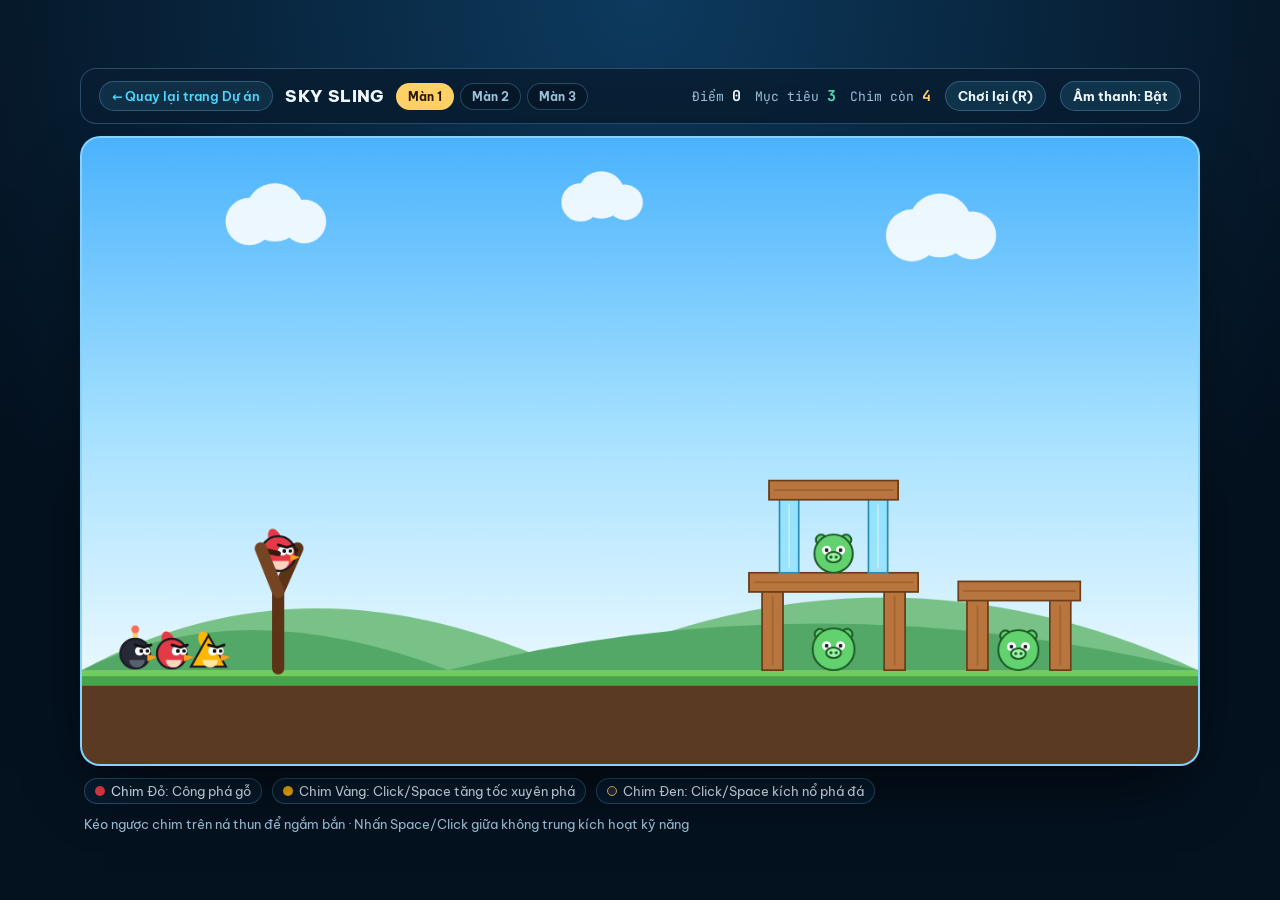
<file: demos/sky-sling/index.html>
<!DOCTYPE html>
<html lang="vi">
<head>
<meta charset="UTF-8" />
<meta name="viewport" content="width=device-width, initial-scale=1" />
<title>SKY SLING — Game Vật Lý Kiểu Angry Birds | Trần Ngọc Huy</title>
<link rel="preconnect" href="https://fonts.googleapis.com" />
<link rel="preconnect" href="https://fonts.gstatic.com" crossorigin />
<link href="https://fonts.googleapis.com/css2?family=Be+Vietnam+Pro:wght@500;600;700;800&family=JetBrains+Mono:wght@600;700&display=swap" rel="stylesheet" />
<style>
  :root{
    --bg:#061a2c; --panel:rgba(9,30,50,.92); --line:rgba(130,214,255,.26);
    --cyan:#4cd8ff; --gold:#ffd166; --coral:#ff6b57; --emerald:#4de2b1;
    --ink:#f0f8ff; --mute:#9cc0d6;
  }
  *{box-sizing:border-box;margin:0;padding:0}
  body{
    font-family:"Be Vietnam Pro",system-ui,sans-serif;
    background:radial-gradient(circle at 50% 0%, #0d3a5e 0%, #04111f 70%);
    color:var(--ink);min-height:100vh;display:flex;flex-direction:column;align-items:center;justify-content:center;
    padding:14px;user-select:none;
  }
  .shell{width:min(1120px,100%);display:grid;gap:12px}
  .hud{
    display:flex;align-items:center;justify-content:space-between;gap:12px;flex-wrap:wrap;
    padding:12px 18px;border-radius:16px;background:var(--panel);border:1px solid var(--line);
    backdrop-filter:blur(12px);
  }
  .hud-left{display:flex;align-items:center;gap:12px;flex-wrap:wrap}
  .back-btn{
    font-size:12.5px;font-weight:600;color:var(--cyan);text-decoration:none;
    padding:6px 12px;border-radius:999px;border:1px solid var(--line);background:rgba(76,216,255,.1);
  }
  .hud-left h1{font-size:17px;font-weight:800;letter-spacing:.02em}
  .lvl-tabs{display:flex;gap:6px}
  .lvl-btn{
    font:inherit;font-size:12px;font-weight:700;padding:5px 11px;border-radius:999px;
    border:1px solid var(--line);background:rgba(6,22,38,.7);color:var(--mute);cursor:pointer;
  }
  .lvl-btn.active{background:var(--gold);color:#2c1a00;border-color:transparent}
  .hud-right{display:flex;align-items:center;gap:14px;flex-wrap:wrap;font-family:"JetBrains Mono",monospace;font-size:13px}
  .stat{color:var(--mute)} .stat b{color:var(--ink);font-size:15px}
  .ctrl-btn{
    font-family:"Be Vietnam Pro",sans-serif;font-size:12.5px;font-weight:700;
    padding:6px 12px;border-radius:999px;border:1px solid var(--line);
    background:rgba(76,216,255,.12);color:var(--ink);cursor:pointer;
  }
  .ctrl-btn:hover{border-color:var(--cyan)}

  .stage{
    position:relative;border-radius:20px;overflow:hidden;
    border:2px solid rgba(150,224,255,.32);background:#79ceff;
    aspect-ratio:16/9;width:100%;box-shadow:0 28px 68px -24px rgba(0,0,0,.85);
  }
  canvas{width:100%;height:100%;display:block;touch-action:none;cursor:grab}
  canvas:active{cursor:grabbing}

  .banner{
    position:absolute;inset:0;display:flex;flex-direction:column;align-items:center;justify-content:center;
    text-align:center;padding:28px;background:rgba(5,20,36,.72);backdrop-filter:blur(7px);
    transition:opacity .25s;
  }
  .banner.hidden{opacity:0;pointer-events:none}
  .banner-card{
    background:rgba(9,31,52,.96);border:1px solid rgba(130,214,255,.38);
    border-radius:24px;padding:28px 34px;max-width:480px;width:100%;
    box-shadow:0 24px 54px rgba(0,0,0,.55);
  }
  .stars{font-size:32px;letter-spacing:6px;margin-bottom:8px;color:var(--gold)}
  .banner-card h2{font-size:28px;font-weight:800;margin-bottom:8px}
  .banner-card p{font-size:14.5px;color:var(--mute);margin-bottom:20px;line-height:1.6}
  .banner-actions{display:flex;gap:10px;justify-content:center;flex-wrap:wrap}
  .btn-main{
    font:inherit;font-weight:800;font-size:14.5px;padding:11px 24px;border-radius:999px;border:0;cursor:pointer;
    background:linear-gradient(135deg,#ffd166,#ff9f43);color:#2b1600;
  }
  .btn-sec{
    font:inherit;font-weight:700;font-size:14px;padding:11px 20px;border-radius:999px;cursor:pointer;
    border:1px solid var(--line);background:rgba(76,216,255,.12);color:var(--ink);
  }

  .legend{
    display:flex;justify-content:space-between;align-items:center;gap:12px;flex-wrap:wrap;
    font-size:12.5px;color:var(--mute);padding:0 4px;
  }
  .bird-pills{display:flex;gap:10px;flex-wrap:wrap}
  .bird-pill{
    display:inline-flex;align-items:center;gap:6px;padding:4px 10px;border-radius:999px;
    background:rgba(9,31,52,.78);border:1px solid var(--line);color:#e6f5ff;
  }
  .bird-pill i{width:10px;height:10px;border-radius:50%;display:inline-block}
</style>
</head>
<body>
<div class="shell">
  <header class="hud">
    <div class="hud-left">
      <a class="back-btn" href="../../projects.html">← Quay lại trang Dự án</a>
      <h1>SKY SLING</h1>
      <div class="lvl-tabs" id="lvlTabs">
        <button type="button" class="lvl-btn active" data-lvl="0">Màn 1</button>
        <button type="button" class="lvl-btn" data-lvl="1">Màn 2</button>
        <button type="button" class="lvl-btn" data-lvl="2">Màn 3</button>
      </div>
    </div>
    <div class="hud-right">
      <span class="stat">Điểm <b id="uiScore">0</b></span>
      <span class="stat">Mục tiêu <b id="uiPigs" style="color:var(--emerald)">0</b></span>
      <span class="stat">Chim còn <b id="uiBirds" style="color:var(--gold)">0</b></span>
      <button type="button" class="ctrl-btn" id="btnRestart">Chơi lại (R)</button>
      <button type="button" class="ctrl-btn" id="btnSound">Âm thanh: Bật</button>
    </div>
  </header>

  <div class="stage">
    <canvas id="game" width="1280" height="720"></canvas>
    <div class="banner hidden" id="banner">
      <div class="banner-card">
        <div class="stars" id="banStars">★★★</div>
        <h2 id="banTitle">Chiến thắng!</h2>
        <p id="banText">Bạn đã phá sập thành trì và hạ gục toàn bộ mục tiêu.</p>
        <div class="banner-actions">
          <button type="button" class="btn-main" id="banNext">Màn tiếp theo →</button>
          <button type="button" class="btn-sec" id="banRetry">Chơi lại màn này</button>
        </div>
      </div>
    </div>
  </div>

  <div class="legend">
    <div class="bird-pills">
      <span class="bird-pill"><i style="background:#e63946"></i>Chim Đỏ: Công phá gỗ</span>
      <span class="bird-pill"><i style="background:#ffb703"></i>Chim Vàng: Click/Space tăng tốc xuyên phá</span>
      <span class="bird-pill"><i style="background:#2b2d42;border:1px solid #ffd166"></i>Chim Đen: Click/Space kích nổ phá đá</span>
    </div>
    <span>Kéo ngược chim trên ná thun để ngắm bắn · Nhấn Space/Click giữa không trung kích hoạt kỹ năng</span>
  </div>
</div>

<script>
(function(){
  'use strict';
  const canvas = document.getElementById('game');
  const ctx = canvas.getContext('2d');
  const W = 1280, H = 720, GROUND_Y = 612;
  const SLING = {x: 225, y: 478, maxPull: 118};

  const uiScore = document.getElementById('uiScore');
  const uiPigs = document.getElementById('uiPigs');
  const uiBirds = document.getElementById('uiBirds');
  const banner = document.getElementById('banner');
  const banStars = document.getElementById('banStars');
  const banTitle = document.getElementById('banTitle');
  const banText = document.getElementById('banText');
  const banNext = document.getElementById('banNext');
  const banRetry = document.getElementById('banRetry');
  const btnSound = document.getElementById('btnSound');

  let soundOn = true, audioCtx = null;
  function playSfx(freq, endFreq, dur, type, vol){
    if (!soundOn) return;
    try {
      if (!audioCtx) audioCtx = new (window.AudioContext || window.webkitAudioContext)();
      const o = audioCtx.createOscillator(), g = audioCtx.createGain();
      o.type = type || 'triangle';
      o.frequency.setValueAtTime(freq, audioCtx.currentTime);
      o.frequency.exponentialRampToValueAtTime(Math.max(40, endFreq), audioCtx.currentTime + dur);
      g.gain.setValueAtTime(vol || 0.1, audioCtx.currentTime);
      g.gain.exponentialRampToValueAtTime(0.001, audioCtx.currentTime + dur);
      o.connect(g); g.connect(audioCtx.destination);
      o.start(); o.stop(audioCtx.currentTime + dur);
    } catch {}
  }

  btnSound.addEventListener('click', () => {
    soundOn = !soundOn;
    btnSound.textContent = 'Âm thanh: ' + (soundOn ? 'Bật' : 'Tắt');
  });

  const MATERIALS = {
    wood:  {hp: 68, fill: '#b8763e', stroke: '#6c3f1a', grain: '#9b5e2a', score: 120},
    glass: {hp: 34, fill: 'rgba(130,224,255,.68)', stroke: '#2c8ab8', grain: 'rgba(255,255,255,.55)', score: 100},
    stone: {hp: 135, fill: '#8896a4', stroke: '#45515e', grain: '#6a7886', score: 180}
  };

  const LEVELS = [
    {
      name: 'Tháp Gỗ Cửa Sổ',
      birds: ['red', 'yellow', 'red', 'black'],
      blocks: [
        {x: 780, y: 522, w: 24, h: 90, mat: 'wood'},
        {x: 920, y: 522, w: 24, h: 90, mat: 'wood'},
        {x: 765, y: 500, w: 194, h: 22, mat: 'wood'},
        {x: 800, y: 416, w: 22, h: 84, mat: 'glass'},
        {x: 902, y: 416, w: 22, h: 84, mat: 'glass'},
        {x: 788, y: 394, w: 148, h: 22, mat: 'wood'},
        {x: 1015, y: 532, w: 24, h: 80, mat: 'wood'},
        {x: 1110, y: 532, w: 24, h: 80, mat: 'wood'},
        {x: 1005, y: 510, w: 140, h: 22, mat: 'wood'}
      ],
      pigs: [
        {x: 862, y: 586, r: 24},
        {x: 862, y: 476, r: 22},
        {x: 1074, y: 586, r: 23}
      ]
    },
    {
      name: 'Pháo Đài Kính & Đá',
      birds: ['yellow', 'black', 'red', 'black'],
      blocks: [
        {x: 730, y: 522, w: 26, h: 90, mat: 'stone'},
        {x: 860, y: 522, w: 26, h: 90, mat: 'stone'},
        {x: 720, y: 498, w: 176, h: 24, mat: 'stone'},
        {x: 748, y: 416, w: 22, h: 82, mat: 'wood'},
        {x: 844, y: 416, w: 22, h: 82, mat: 'wood'},
        {x: 738, y: 394, w: 138, h: 22, mat: 'glass'},
        {x: 950, y: 522, w: 24, h: 90, mat: 'wood'},
        {x: 1090, y: 522, w: 24, h: 90, mat: 'stone'},
        {x: 942, y: 500, w: 180, h: 22, mat: 'wood'},
        {x: 970, y: 418, w: 22, h: 82, mat: 'glass'},
        {x: 1070, y: 418, w: 22, h: 82, mat: 'glass'},
        {x: 960, y: 396, w: 142, h: 22, mat: 'wood'}
      ],
      pigs: [
        {x: 808, y: 586, r: 24},
        {x: 808, y: 474, r: 20},
        {x: 1032, y: 586, r: 25},
        {x: 1032, y: 476, r: 20}
      ]
    },
    {
      name: 'Thành Trì Hai Tầng',
      birds: ['yellow', 'black', 'yellow', 'black', 'red'],
      blocks: [
        {x: 700, y: 522, w: 26, h: 90, mat: 'stone'},
        {x: 818, y: 522, w: 26, h: 90, mat: 'wood'},
        {x: 936, y: 522, w: 26, h: 90, mat: 'wood'},
        {x: 1054, y: 522, w: 26, h: 90, mat: 'stone'},
        {x: 694, y: 498, w: 158, h: 24, mat: 'wood'},
        {x: 852, y: 498, w: 234, h: 24, mat: 'stone'},
        {x: 740, y: 416, w: 22, h: 82, mat: 'glass'},
        {x: 860, y: 416, w: 22, h: 82, mat: 'wood'},
        {x: 980, y: 416, w: 22, h: 82, mat: 'glass'},
        {x: 730, y: 394, w: 280, h: 22, mat: 'wood'},
        {x: 805, y: 318, w: 22, h: 76, mat: 'wood'},
        {x: 915, y: 318, w: 22, h: 76, mat: 'wood'},
        {x: 794, y: 296, w: 154, h: 22, mat: 'stone'}
      ],
      pigs: [
        {x: 770, y: 586, r: 22},
        {x: 890, y: 586, r: 24},
        {x: 1006, y: 586, r: 22},
        {x: 870, y: 370, r: 23}
      ]
    }
  ];

  let curLevel = 0, score = 0, shake = 0;
  let queue = [], activeBird = null, blocks = [], pigs = [], particles = [], floats = [], trail = [];
  let dragging = false, levelEnded = false, settleTimer = 0;
  let clouds = [{x:180,y:96,s:1.05},{x:560,y:74,s:.85},{x:940,y:112,s:1.15}];

  function makeBird(kind){
    return {
      kind, x: SLING.x, y: SLING.y, vx: 0, vy: 0,
      r: kind === 'black' ? 22 : (kind === 'yellow' ? 19 : 20),
      launched: false, usedAbility: false, aliveTime: 0, settled: false, angle: 0
    };
  }

  function addParticles(x, y, color, n, spd){
    for (let i = 0; i < n; i++){
      const a = Math.random() * Math.PI * 2;
      const v = (0.3 + Math.random() * 0.85) * spd;
      particles.push({x, y, vx: Math.cos(a)*v, vy: Math.sin(a)*v - 60, life: 0.55 + Math.random()*0.4, maxLife: 0.95, r: 3 + Math.random()*5, color});
    }
  }
  function addFloat(x, y, txt, color){
    floats.push({x, y, txt, color: color || '#fff', life: 0.95, maxLife: 0.95});
  }

  function updateHud(){
    uiScore.textContent = score;
    uiPigs.textContent = pigs.length;
    uiBirds.textContent = queue.length + (activeBird && !activeBird.launched ? 1 : 0);
  }

  function loadLevel(idx){
    curLevel = idx;
    const def = LEVELS[idx];
    score = 0; shake = 0; dragging = false; levelEnded = false; settleTimer = 0;
    queue = def.birds.slice();
    blocks = def.blocks.map(b => ({...b, vx: 0, vy: 0, hp: MATERIALS[b.mat].hp, maxHp: MATERIALS[b.mat].hp}));
    pigs = def.pigs.map(p => ({...p, vx: 0, vy: 0, hp: 38, maxHp: 38, hurt: 0}));
    particles = []; floats = []; trail = [];
    activeBird = queue.length ? makeBird(queue.shift()) : null;
    banner.classList.add('hidden');
    document.querySelectorAll('.lvl-btn').forEach((b, i) => b.classList.toggle('active', i === idx));
    updateHud();
  }

  function nextBird(){
    if (pigs.length === 0) return;
    if (queue.length > 0){
      activeBird = makeBird(queue.shift());
      trail = [];
      updateHud();
    } else {
      activeBird = null;
      updateHud();
      settleTimer = 1.4;
    }
  }

  function explode(cx, cy, radius, power){
    shake = Math.max(shake, 16);
    addParticles(cx, cy, '#ff9f43', 34, 420);
    addParticles(cx, cy, '#fff3c4', 18, 280);
    playSfx(140, 42, 0.35, 'sawtooth', 0.16);
    for (let i = blocks.length - 1; i >= 0; i--){
      const b = blocks[i];
      const bx = b.x + b.w/2, by = b.y + b.h/2;
      const d = Math.hypot(bx - cx, by - cy);
      if (d < radius){
        const k = 1 - d / radius;
        b.hp -= power * (0.65 + k * 0.8);
        b.vx += ((bx - cx) / (d || 1)) * 420 * k;
        b.vy += ((by - cy) / (d || 1)) * 360 * k - 140 * k;
        if (b.hp <= 0) destroyBlock(i);
      }
    }
    for (let i = pigs.length - 1; i >= 0; i--){
      const p = pigs[i];
      const d = Math.hypot(p.x - cx, p.y - cy);
      if (d < radius){
        p.hp -= power * 1.1;
        p.hurt = 0.5;
        if (p.hp <= 0) popPig(i);
      }
    }
  }

  function triggerAbility(){
    if (!activeBird || !activeBird.launched || activeBird.usedAbility) return;
    if (activeBird.kind === 'yellow'){
      activeBird.usedAbility = true;
      activeBird.vx *= 2.15;
      activeBird.vy *= 0.82;
      addParticles(activeBird.x, activeBird.y, '#ffd166', 18, 260);
      addFloat(activeBird.x, activeBird.y - 24, 'TĂNG TỐC!', '#ffd166');
      playSfx(760, 1280, 0.16, 'triangle', 0.11);
    } else if (activeBird.kind === 'black'){
      activeBird.usedAbility = true;
      explode(activeBird.x, activeBird.y, 175, 130);
      addFloat(activeBird.x, activeBird.y - 30, 'BÙM!!', '#ff6b57');
      activeBird.settled = true;
    }
  }

  function destroyBlock(i){
    const b = blocks[i], m = MATERIALS[b.mat];
    score += m.score;
    addParticles(b.x + b.w/2, b.y + b.h/2, m.fill, 12, 220);
    addFloat(b.x + b.w/2, b.y, '+' + m.score, '#fff6cc');
    playSfx(b.mat === 'glass' ? 980 : 260, 90, 0.14, b.mat === 'glass' ? 'sine' : 'square', 0.08);
    blocks.splice(i, 1);
    updateHud();
  }

  function popPig(i){
    const p = pigs[i];
    score += 500;
    addParticles(p.x, p.y, '#80ed99', 20, 260);
    addParticles(p.x, p.y, '#ffffff', 12, 170);
    addFloat(p.x, p.y - 20, '+500', '#80ed99');
    playSfx(520, 880, 0.18, 'sine', 0.12);
    pigs.splice(i, 1);
    updateHud();
  }

  function resolveCircleRect(c, b){
    const cx = Math.max(b.x, Math.min(c.x, b.x + b.w));
    const cy = Math.max(b.y, Math.min(c.y, b.y + b.h));
    const dx = c.x - cx, dy = c.y - cy;
    const dist = Math.hypot(dx, dy);
    if (dist < c.r){
      const nx = dist > 0.001 ? dx / dist : 0;
      const ny = dist > 0.001 ? dy / dist : -1;
      const pen = c.r - dist;
      c.x += nx * pen;
      c.y += ny * pen;
      const relSpeed = Math.hypot(c.vx - b.vx, c.vy - b.vy);
      const vn = (c.vx - b.vx) * nx + (c.vy - b.vy) * ny;
      if (vn < 0){
        c.vx -= 1.32 * vn * nx;
        c.vy -= 1.32 * vn * ny;
        c.vx *= 0.78; c.vy *= 0.78;
        b.vx -= vn * nx * 0.48;
        b.vy -= vn * ny * 0.32;
      }
      return relSpeed;
    }
    return 0;
  }

  function update(dt){
    for (const cl of clouds){
      cl.x += 12 * dt;
      if (cl.x > W + 140) cl.x = -140;
    }
    if (shake > 0) shake = Math.max(0, shake - dt * 36);

    // Chim đang bay
    if (activeBird && activeBird.launched){
      activeBird.aliveTime += dt;
      activeBird.vy += 860 * dt;
      activeBird.x += activeBird.vx * dt;
      activeBird.y += activeBird.vy * dt;
      activeBird.angle += activeBird.vx * dt * 0.006;

      if (activeBird.aliveTime < 2.2 && Math.hypot(activeBird.vx, activeBird.vy) > 90){
        if (!trail.length || Math.hypot(activeBird.x - trail[trail.length-1].x, activeBird.y - trail[trail.length-1].y) > 22){
          trail.push({x: activeBird.x, y: activeBird.y, r: activeBird.usedAbility ? 4.5 : 3});
        }
      }

      if (activeBird.y + activeBird.r > GROUND_Y){
        activeBird.y = GROUND_Y - activeBird.r;
        activeBird.vy *= -0.42;
        activeBird.vx *= 0.72;
        if (activeBird.kind === 'black' && !activeBird.usedAbility && Math.abs(activeBird.vx) < 120){
          triggerAbility();
        }
      }

      // Va chạm chim với khối vật liệu
      for (let i = blocks.length - 1; i >= 0; i--){
        const b = blocks[i];
        const impact = resolveCircleRect(activeBird, b);
        if (impact > 75){
          const bonus = (activeBird.kind === 'yellow' && b.mat === 'wood') ? 1.55 : (activeBird.kind === 'black' ? 1.35 : 1.0);
          b.hp -= (impact * 0.14) * bonus;
          shake = Math.max(shake, Math.min(8, impact * 0.01));
          addParticles(activeBird.x, activeBird.y, MATERIALS[b.mat].fill, 5, 130);
          playSfx(240, 110, 0.09, 'triangle', 0.06);
          if (b.hp <= 0) destroyBlock(i);
        }
      }

      // Va chạm chim với mục tiêu heo xanh
      for (let i = pigs.length - 1; i >= 0; i--){
        const p = pigs[i];
        const d = Math.hypot(activeBird.x - p.x, activeBird.y - p.y);
        if (d < activeBird.r + p.r){
          const spd = Math.hypot(activeBird.vx - p.vx, activeBird.vy - p.vy);
          p.hp -= Math.max(24, spd * 0.16);
          p.vx += activeBird.vx * 0.45;
          p.vy += activeBird.vy * 0.35;
          p.hurt = 0.6;
          if (p.hp <= 0) popPig(i);
        }
      }

      const speed = Math.hypot(activeBird.vx, activeBird.vy);
      if (activeBird.settled || activeBird.x > W + 80 || activeBird.x < -80 || (activeBird.aliveTime > 1.2 && speed < 26) || activeBird.aliveTime > 5.5){
        nextBird();
      }
    }

    // Vật lý khối gỗ / kính / đá
    for (let i = blocks.length - 1; i >= 0; i--){
      const b = blocks[i];
      b.vy += 820 * dt;
      b.x += b.vx * dt;
      b.y += b.vy * dt;
      b.vx *= 0.94;
      if (b.y + b.h > GROUND_Y){
        if (b.vy > 240) b.hp -= (b.vy - 200) * 0.09;
        b.y = GROUND_Y - b.h;
        b.vy = 0;
        b.vx *= 0.78;
      }
      if (b.hp <= 0){ destroyBlock(i); continue; }
    }

    // Chồng khối ổn định (block-vs-block AABB)
    for (let pass = 0; pass < 2; pass++){
      for (let i = 0; i < blocks.length; i++){
        for (let j = i + 1; j < blocks.length; j++){
          const a = blocks[i], b = blocks[j];
          const ox = Math.min(a.x + a.w, b.x + b.w) - Math.max(a.x, b.x);
          const oy = Math.min(a.y + a.h, b.y + b.h) - Math.max(a.y, b.y);
          if (ox > 0 && oy > 0){
            if (oy < ox){
              const top = a.y < b.y ? a : b, bot = a.y < b.y ? b : a;
              top.y -= oy;
              if (top.vy > 210){
                const dmg = (top.vy - 180) * 0.08;
                top.hp -= dmg; bot.hp -= dmg;
              }
              if (top.vy > 0) top.vy = 0;
              top.vx *= 0.86;
            } else {
              const push = ox * 0.5;
              if (a.x < b.x){ a.x -= push; b.x += push; }
              else { a.x += push; b.x -= push; }
              const avgVx = (a.vx + b.vx) * 0.45;
              a.vx = avgVx; b.vx = avgVx;
            }
          }
        }
      }
    }

    // Vật lý mục tiêu heo xanh
    for (let i = pigs.length - 1; i >= 0; i--){
      const p = pigs[i];
      if (p.hurt > 0) p.hurt -= dt;
      p.vy += 820 * dt;
      p.x += p.vx * dt;
      p.y += p.vy * dt;
      p.vx *= 0.94;
      if (p.y + p.r > GROUND_Y){
        if (p.vy > 200){ p.hp -= (p.vy - 160) * 0.14; p.hurt = 0.4; }
        p.y = GROUND_Y - p.r;
        p.vy *= -0.2;
        p.vx *= 0.8;
      }
      for (const b of blocks){
        const imp = resolveCircleRect(p, b);
        if (imp > 145){ p.hp -= (imp - 110) * 0.16; p.hurt = 0.5; }
      }
      if (p.x > W + 40 || p.x < -40 || p.hp <= 0) popPig(i);
    }

    // Kiểm tra thắng / thua
    if (!levelEnded){
      if (pigs.length === 0){
        settleTimer += dt;
        if (settleTimer > 0.85){
          levelEnded = true;
          const remain = queue.length + (activeBird && !activeBird.launched ? 1 : 0);
          score += remain * 1000;
          updateHud();
          const stars = remain >= 2 ? '★★★' : (remain === 1 ? '★★☆' : '★☆☆');
          banStars.textContent = stars;
          banTitle.textContent = 'Hoàn thành ' + LEVELS[curLevel].name + '!';
          banText.textContent = 'Tổng điểm: ' + score.toLocaleString('vi-VN') + ' (bao gồm thưởng ' + remain + ' chim còn dư).';
          banNext.style.display = curLevel < LEVELS.length - 1 ? 'inline-block' : 'none';
          banner.classList.remove('hidden');
          playSfx(520, 1040, 0.35, 'triangle', 0.12);
        }
      } else if (!activeBird && queue.length === 0){
        settleTimer -= dt;
        if (settleTimer <= 0){
          levelEnded = true;
          banStars.textContent = '☆☆☆';
          banTitle.textContent = 'Hết lượt bắn!';
          banText.textContent = 'Vẫn còn ' + pigs.length + ' mục tiêu trên thành trì. Thử góc bắn mới nhé!';
          banNext.style.display = 'none';
          banner.classList.remove('hidden');
          playSfx(260, 110, 0.35, 'sawtooth', 0.1);
        }
      }
    }

    for (let i = particles.length - 1; i >= 0; i--){
      const p = particles[i];
      p.vy += 460 * dt; p.x += p.vx * dt; p.y += p.vy * dt; p.life -= dt;
      if (p.life <= 0) particles.splice(i, 1);
    }
    for (let i = floats.length - 1; i >= 0; i--){
      const f = floats[i];
      f.y -= 36 * dt; f.life -= dt;
      if (f.life <= 0) floats.splice(i, 1);
    }
  }

  function drawCloud(x, y, s){
    ctx.fillStyle = 'rgba(255,255,255,.88)';
    ctx.beginPath();
    ctx.arc(x, y, 26*s, 0, Math.PI*2);
    ctx.arc(x + 28*s, y - 10*s, 32*s, 0, Math.PI*2);
    ctx.arc(x + 60*s, y, 24*s, 0, Math.PI*2);
    ctx.fill();
  }

  function drawBird(b){
    ctx.save();
    ctx.translate(b.x, b.y);
    ctx.rotate(b.angle);
    const fill = b.kind === 'yellow' ? '#ffb703' : (b.kind === 'black' ? '#262936' : '#e63946');
    const belly = b.kind === 'yellow' ? '#ffe8a3' : (b.kind === 'black' ? '#586070' : '#ffd5c2');
    // Mào
    ctx.fillStyle = fill;
    ctx.beginPath();
    if (b.kind === 'black'){
      ctx.fillStyle = '#ffd166';
      ctx.fillRect(-3, -b.r - 9, 6, 10);
      ctx.beginPath(); ctx.arc(0, -b.r - 11, 4.5, 0, Math.PI*2); ctx.fillStyle = '#ff6b57'; ctx.fill();
    } else {
      ctx.ellipse(-4, -b.r + 2, 7, 11, -0.4, 0, Math.PI*2); ctx.fill();
    }
    // Thân
    ctx.beginPath();
    if (b.kind === 'yellow'){
      ctx.moveTo(0, -b.r - 4); ctx.lineTo(b.r + 3, b.r - 2); ctx.lineTo(-b.r - 3, b.r - 2); ctx.closePath();
    } else {
      ctx.arc(0, 0, b.r, 0, Math.PI*2);
    }
    ctx.fillStyle = fill; ctx.fill();
    ctx.lineWidth = 2.5; ctx.strokeStyle = '#1b1d24'; ctx.stroke();
    // Bụng
    ctx.beginPath(); ctx.arc(2, b.r * 0.42, b.r * 0.52, Math.PI, 0, true); ctx.fillStyle = belly; ctx.fill();
    // Mắt + lông mày giận dữ
    ctx.fillStyle = '#fff';
    ctx.beginPath(); ctx.arc(5, -3, 5.2, 0, Math.PI*2); ctx.arc(13, -3, 4.6, 0, Math.PI*2); ctx.fill();
    ctx.fillStyle = '#111';
    ctx.beginPath(); ctx.arc(7, -3, 2.2, 0, Math.PI*2); ctx.arc(14, -3, 2.1, 0, Math.PI*2); ctx.fill();
    ctx.strokeStyle = '#111'; ctx.lineWidth = 3;
    ctx.beginPath(); ctx.moveTo(0, -10); ctx.lineTo(10, -7); ctx.lineTo(18, -10); ctx.stroke();
    // Mỏ
    ctx.fillStyle = '#ff9f1c';
    ctx.beginPath(); ctx.moveTo(14, 1); ctx.lineTo(25, 4); ctx.lineTo(14, 9); ctx.closePath(); ctx.fill();
    ctx.restore();
  }

  function drawPig(p){
    ctx.save();
    ctx.translate(p.x, p.y);
    // Tai
    ctx.fillStyle = '#62d26f'; ctx.strokeStyle = '#1e5b27'; ctx.lineWidth = 2.2;
    ctx.beginPath(); ctx.arc(-p.r*0.65, -p.r*0.72, 6, 0, Math.PI*2); ctx.fill(); ctx.stroke();
    ctx.beginPath(); ctx.arc(p.r*0.65, -p.r*0.72, 6, 0, Math.PI*2); ctx.fill(); ctx.stroke();
    // Thân
    ctx.beginPath(); ctx.arc(0, 0, p.r, 0, Math.PI*2); ctx.fill(); ctx.stroke();
    // Mắt
    ctx.fillStyle = '#fff';
    ctx.beginPath(); ctx.arc(-8, -4, 5.2, 0, Math.PI*2); ctx.arc(8, -4, 5.2, 0, Math.PI*2); ctx.fill();
    ctx.fillStyle = '#142619';
    ctx.beginPath(); ctx.arc(-8, -4, 2.2, 0, Math.PI*2); ctx.arc(8, -4, 2.2, 0, Math.PI*2); ctx.fill();
    // Mũi
    ctx.fillStyle = '#9cf5a4';
    ctx.beginPath(); ctx.ellipse(0, 4, 8.5, 6, 0, 0, Math.PI*2); ctx.fill(); ctx.stroke();
    ctx.fillStyle = '#1e5b27';
    ctx.beginPath(); ctx.arc(-3, 4, 1.8, 0, Math.PI*2); ctx.arc(3, 4, 1.8, 0, Math.PI*2); ctx.fill();
    if (p.hurt > 0){
      ctx.strokeStyle = '#ff595e'; ctx.lineWidth = 2;
      ctx.beginPath(); ctx.arc(0, 0, p.r + 3, 0, Math.PI*2); ctx.stroke();
    }
    ctx.restore();
  }

  function draw(){
    ctx.save();
    if (shake > 0) ctx.translate((Math.random()-.5)*shake, (Math.random()-.5)*shake);

    // Bầu trời
    const sky = ctx.createLinearGradient(0, 0, 0, GROUND_Y);
    sky.addColorStop(0, '#4bb3fd');
    sky.addColorStop(0.55, '#a6e1ff');
    sky.addColorStop(1, '#e8f8ff');
    ctx.fillStyle = sky;
    ctx.fillRect(0, 0, W, H);

    // Mây
    clouds.forEach(c => drawCloud(c.x, c.y, c.s));

    // Đồi núi xa & gần
    ctx.fillStyle = '#79c287';
    ctx.beginPath(); ctx.moveTo(0, GROUND_Y);
    ctx.quadraticCurveTo(260, 470, 560, GROUND_Y);
    ctx.quadraticCurveTo(920, 445, W, GROUND_Y);
    ctx.fill();

    ctx.fillStyle = '#53a867';
    ctx.beginPath(); ctx.moveTo(0, GROUND_Y);
    ctx.quadraticCurveTo(180, 520, 420, GROUND_Y);
    ctx.quadraticCurveTo(840, 505, W, GROUND_Y);
    ctx.fill();

    // Mặt đất & thảm cỏ
    ctx.fillStyle = '#5a3a22';
    ctx.fillRect(0, GROUND_Y, W, H - GROUND_Y);
    ctx.fillStyle = '#47a44b';
    ctx.fillRect(0, GROUND_Y, W, 18);
    ctx.fillStyle = '#73cc5e';
    ctx.fillRect(0, GROUND_Y, W, 7);

    // Đế ná thun (nhánh sau)
    ctx.strokeStyle = '#5c3317'; ctx.lineWidth = 14; ctx.lineCap = 'round';
    ctx.beginPath(); ctx.moveTo(SLING.x, GROUND_Y - 2); ctx.lineTo(SLING.x, SLING.y + 44); ctx.lineTo(SLING.x + 22, SLING.y - 6); ctx.stroke();

    // Dây thun sau
    if (activeBird && !activeBird.launched){
      ctx.strokeStyle = '#331c0d'; ctx.lineWidth = 6;
      ctx.beginPath(); ctx.moveTo(SLING.x + 20, SLING.y - 4); ctx.lineTo(activeBird.x, activeBird.y); ctx.stroke();
    }

    // Chim chờ bắn xếp hàng dưới gốc ná
    queue.forEach((kind, idx) => {
      drawBird({kind, x: 145 - idx * 42, y: GROUND_Y - 19, r: 17, angle: 0});
    });

    // Đường quỹ đạo dự đoán khi kéo ngắm
    if (dragging && activeBird && !activeBird.launched){
      const vx = (SLING.x - activeBird.x) * 9.2;
      const vy = (SLING.y - activeBird.y) * 9.2;
      for (let i = 1; i <= 16; i++){
        const t = i * 0.085;
        const px = activeBird.x + vx * t;
        const py = activeBird.y + vy * t + 0.5 * 860 * t * t;
        if (py > GROUND_Y) break;
        ctx.beginPath(); ctx.arc(px, py, Math.max(2.2, 5.2 - i * 0.18), 0, Math.PI*2);
        ctx.fillStyle = 'rgba(255,255,255,' + (0.95 - i * 0.045).toFixed(2) + ')';
        ctx.fill();
      }
    }

    // Vệt bay của chim vừa bắn
    for (const t of trail){
      ctx.beginPath(); ctx.arc(t.x, t.y, t.r, 0, Math.PI*2);
      ctx.fillStyle = 'rgba(255,255,255,.78)'; ctx.fill();
    }

    // Khối vật liệu
    for (const b of blocks){
      const m = MATERIALS[b.mat];
      ctx.fillStyle = m.fill;
      ctx.strokeStyle = m.stroke;
      ctx.lineWidth = 2;
      ctx.fillRect(b.x, b.y, b.w, b.h);
      ctx.strokeRect(b.x, b.y, b.w, b.h);
      ctx.strokeStyle = m.grain;
      ctx.lineWidth = 1.4;
      ctx.beginPath();
      if (b.w > b.h){ ctx.moveTo(b.x + 6, b.y + b.h/2); ctx.lineTo(b.x + b.w - 6, b.y + b.h/2); }
      else { ctx.moveTo(b.x + b.w/2, b.y + 6); ctx.lineTo(b.x + b.w/2, b.y + b.h - 6); }
      ctx.stroke();
      // Vết nứt nếu sắp vỡ
      if (b.hp < b.maxHp * 0.55){
        ctx.strokeStyle = 'rgba(20,20,20,.65)'; ctx.lineWidth = 1.6;
        ctx.beginPath();
        ctx.moveTo(b.x + b.w*0.25, b.y + b.h*0.2);
        ctx.lineTo(b.x + b.w*0.55, b.y + b.h*0.52);
        ctx.lineTo(b.x + b.w*0.35, b.y + b.h*0.8);
        ctx.stroke();
      }
    }

    // Mục tiêu heo xanh
    pigs.forEach(drawPig);

    // Chim đang sử dụng
    if (activeBird) drawBird(activeBird);

    // Nhánh ná trước + dây thun trước
    if (activeBird && !activeBird.launched){
      ctx.strokeStyle = '#331c0d'; ctx.lineWidth = 6;
      ctx.beginPath(); ctx.moveTo(SLING.x - 18, SLING.y - 4); ctx.lineTo(activeBird.x, activeBird.y); ctx.stroke();
    }
    ctx.strokeStyle = '#754422'; ctx.lineWidth = 14; ctx.lineCap = 'round';
    ctx.beginPath(); ctx.moveTo(SLING.x, SLING.y + 44); ctx.lineTo(SLING.x - 20, SLING.y - 6); ctx.stroke();

    // Hạt vỡ
    for (const p of particles){
      ctx.globalAlpha = Math.max(0, p.life / p.maxLife);
      ctx.fillStyle = p.color;
      ctx.fillRect(p.x - p.r/2, p.y - p.r/2, p.r, p.r);
    }
    ctx.globalAlpha = 1;

    // Điểm nổi
    ctx.font = '800 20px "Be Vietnam Pro", sans-serif';
    ctx.textAlign = 'center';
    for (const f of floats){
      ctx.globalAlpha = Math.max(0, f.life / f.maxLife);
      ctx.fillStyle = '#082032'; ctx.fillText(f.txt, f.x + 1.5, f.y + 1.5);
      ctx.fillStyle = f.color; ctx.fillText(f.txt, f.x, f.y);
    }
    ctx.globalAlpha = 1;
    ctx.restore();
  }

  function getPos(e){
    const r = canvas.getBoundingClientRect();
    const p = e.touches ? e.touches[0] : e;
    return {x: (p.clientX - r.left) * (W / r.width), y: (p.clientY - r.top) * (H / r.height)};
  }

  function onDown(e){
    if (levelEnded) return;
    const pos = getPos(e);
    if (activeBird && activeBird.launched){
      triggerAbility();
      return;
    }
    if (activeBird && !activeBird.launched && Math.hypot(pos.x - activeBird.x, pos.y - activeBird.y) < 58){
      dragging = true;
      playSfx(180, 240, 0.08, 'sine', 0.05);
    }
  }
  function onMove(e){
    if (!dragging || !activeBird) return;
    const pos = getPos(e);
    let dx = pos.x - SLING.x, dy = pos.y - SLING.y;
    const d = Math.hypot(dx, dy);
    if (d > SLING.maxPull){ dx = (dx / d) * SLING.maxPull; dy = (dy / d) * SLING.maxPull; }
    activeBird.x = SLING.x + dx;
    activeBird.y = SLING.y + dy;
  }
  function onUp(){
    if (!dragging || !activeBird) return;
    dragging = false;
    const dx = SLING.x - activeBird.x, dy = SLING.y - activeBird.y;
    if (Math.hypot(dx, dy) < 18){
      activeBird.x = SLING.x; activeBird.y = SLING.y;
      return;
    }
    activeBird.vx = dx * 9.2;
    activeBird.vy = dy * 9.2;
    activeBird.launched = true;
    trail = [];
    updateHud();
    playSfx(260, 620, 0.16, 'triangle', 0.1);
  }

  canvas.addEventListener('mousedown', onDown);
  addEventListener('mousemove', onMove);
  addEventListener('mouseup', onUp);
  canvas.addEventListener('touchstart', e => { e.preventDefault(); onDown(e); }, {passive: false});
  addEventListener('touchmove', e => { if (dragging) e.preventDefault(); onMove(e); }, {passive: false});
  addEventListener('touchend', onUp);

  addEventListener('keydown', e => {
    if (e.code === 'Space'){ e.preventDefault(); triggerAbility(); }
    if (e.code === 'KeyR') loadLevel(curLevel);
    if (e.code === 'Digit1') loadLevel(0);
    if (e.code === 'Digit2') loadLevel(1);
    if (e.code === 'Digit3') loadLevel(2);
  });

  document.getElementById('btnRestart').addEventListener('click', () => loadLevel(curLevel));
  banRetry.addEventListener('click', () => loadLevel(curLevel));
  banNext.addEventListener('click', () => loadLevel(Math.min(LEVELS.length - 1, curLevel + 1)));
  document.querySelectorAll('.lvl-btn').forEach(b => b.addEventListener('click', () => loadLevel(Number(b.dataset.lvl))));

  let last = performance.now();
  function loop(now){
    const dt = Math.min(0.033, (now - last) / 1000);
    last = now;
    update(dt);
    draw();
    requestAnimationFrame(loop);
  }
  loadLevel(0);
  requestAnimationFrame(loop);
})();
</script>
</body>
</html>
</file>
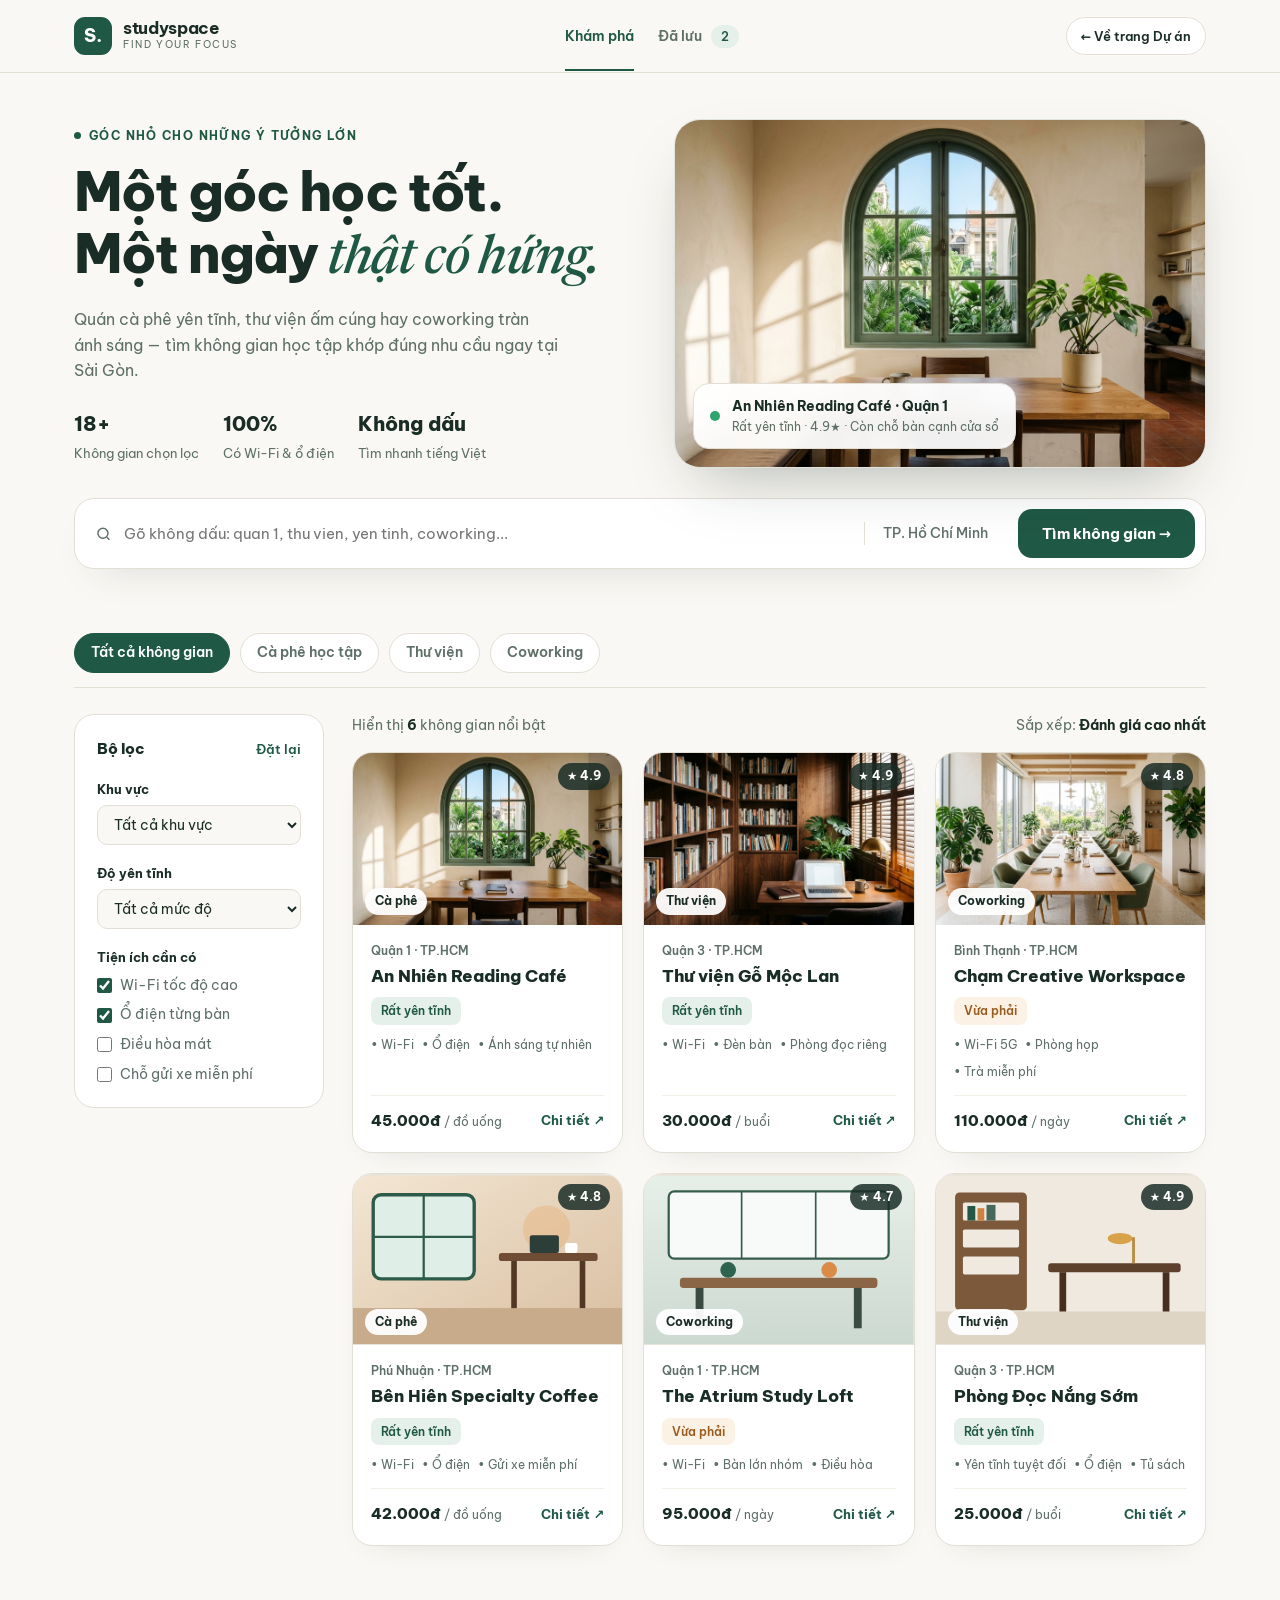
<file: demos/study-space-finder/index.html>
<!DOCTYPE html>
<html lang="vi">
<head>
<meta charset="UTF-8" />
<meta name="viewport" content="width=device-width, initial-scale=1" />
<title>Study Space Finder — Tìm góc học tập lý tưởng tại Sài Gòn</title>
<link rel="preconnect" href="https://fonts.googleapis.com" />
<link rel="preconnect" href="https://fonts.gstatic.com" crossorigin />
<link href="https://fonts.googleapis.com/css2?family=Be+Vietnam+Pro:wght@400;500;600;700;800&family=Newsreader:ital,opsz,wght@0,6..72,500;1,6..72,500&display=swap" rel="stylesheet" />
<style>
  :root{
    --bg:#faf8f4; --surface:#ffffff; --surface-soft:#f2efe8;
    --ink:#192c25; --mute:#5d6f67; --line:#e4dfd5;
    --brand:#1f5845; --brand-hi:#164233; --accent:#d68a46; --sage:#e6f0eb;
    --r:20px; --shadow:0 18px 42px -24px rgba(25,44,37,.22);
  }
  *{box-sizing:border-box;margin:0;padding:0}
  body{
    font-family:"Be Vietnam Pro",system-ui,sans-serif;
    background:var(--bg);color:var(--ink);line-height:1.6;-webkit-font-smoothing:antialiased;
  }
  img{max-width:100%;display:block}
  a{color:inherit;text-decoration:none}
  button,input,select{font:inherit;color:inherit}

  .nav{
    position:sticky;top:0;z-index:20;background:rgba(250,248,244,.9);
    backdrop-filter:blur(12px);border-bottom:1px solid var(--line);
  }
  .wrap{max-width:1180px;margin:0 auto;padding:0 24px}
  .nav-inner{height:72px;display:flex;align-items:center;justify-content:space-between;gap:16px}
  .logo{display:flex;align-items:center;gap:11px}
  .logo-mark{
    width:38px;height:38px;border-radius:11px;background:var(--brand);color:#fff;
    display:grid;place-items:center;font-weight:800;font-size:18px;
  }
  .logo strong{display:block;font-size:17px;letter-spacing:-.02em;line-height:1.1}
  .logo small{display:block;font-size:10px;letter-spacing:.16em;color:var(--mute);text-transform:uppercase}
  .nav-tabs{display:flex;gap:24px;font-size:14px;font-weight:600;color:var(--mute)}
  .nav-tabs a.active{color:var(--brand);position:relative}
  .nav-tabs a.active::after{content:"";position:absolute;left:0;right:0;bottom:-24px;height:2px;background:var(--brand)}
  .saved-pill{
    padding:4px 10px;border-radius:999px;background:var(--sage);color:var(--brand);font-size:12px;margin-left:6px;
  }
  .back-pill{
    font-size:12.5px;font-weight:600;padding:8px 14px;border-radius:999px;
    border:1px solid var(--line);background:#fff;color:var(--ink);
  }

  /* Hero */
  .hero{padding:46px 0 38px}
  .hero-grid{display:grid;grid-template-columns:1.05fr 1fr;gap:42px;align-items:center}
  .kicker{
    display:inline-flex;align-items:center;gap:8px;font-size:11.5px;font-weight:700;
    letter-spacing:.12em;text-transform:uppercase;color:var(--brand);margin-bottom:16px;
  }
  .kicker i{width:7px;height:7px;border-radius:50%;background:var(--brand)}
  .hero h1{
    font-size:clamp(34px,4.5vw,54px);font-weight:800;line-height:1.14;letter-spacing:-.03em;color:var(--ink);
  }
  .hero h1 em{font-family:"Newsreader",Georgia,serif;font-style:italic;font-weight:500;color:var(--brand)}
  .hero-sub{margin-top:16px;font-size:16px;color:var(--mute);max-width:44ch}
  .hero-metrics{display:flex;gap:24px;margin-top:24px;flex-wrap:wrap}
  .hero-metrics div strong{display:block;font-size:20px;font-weight:800;color:var(--ink)}
  .hero-metrics div span{font-size:12.5px;color:var(--mute)}

  .hero-photo{
    position:relative;border-radius:26px;overflow:hidden;
    box-shadow:0 28px 60px -26px rgba(25,44,37,.35);aspect-ratio:16/10.5;
    border:1px solid rgba(31,88,69,.12);
  }
  .hero-photo img{width:100%;height:100%;object-fit:cover}
  .hero-float{
    position:absolute;left:18px;bottom:18px;
    background:rgba(255,255,255,.94);backdrop-filter:blur(10px);
    padding:12px 16px;border-radius:16px;border:1px solid var(--line);
    display:flex;align-items:center;gap:12px;box-shadow:0 12px 26px -12px rgba(0,0,0,.22);
  }
  .hero-float .dot{width:10px;height:10px;border-radius:50%;background:#2ca56f}
  .hero-float strong{display:block;font-size:13.5px;color:var(--ink)}
  .hero-float small{display:block;font-size:11.5px;color:var(--mute)}

  /* Search bar */
  .search-bar{
    margin-top:30px;padding:10px 10px 10px 20px;border-radius:20px;
    background:#fff;border:1px solid var(--line);box-shadow:var(--shadow);
    display:grid;grid-template-columns:1fr auto auto;gap:12px;align-items:center;
  }
  .search-input{display:flex;align-items:center;gap:12px}
  .search-input input{border:0;outline:none;width:100%;font-size:15px;background:transparent}
  .loc-tag{
    padding:0 18px;border-left:1px solid var(--line);font-size:14px;color:var(--mute);font-weight:500;
  }
  .btn-search{
    padding:13px 24px;border-radius:14px;border:0;background:var(--brand);color:#fff;
    font-weight:700;font-size:14.5px;cursor:pointer;
  }
  .btn-search:hover{background:var(--brand-hi)}

  /* Catalog */
  .catalog{padding:26px 0 64px}
  .cat-bar{
    display:flex;align-items:center;justify-content:space-between;gap:16px;flex-wrap:wrap;
    border-bottom:1px solid var(--line);padding-bottom:14px;margin-bottom:26px;
  }
  .pills{display:flex;gap:10px;flex-wrap:wrap}
  .pill{
    padding:8px 16px;border-radius:999px;font-size:13.5px;font-weight:600;
    border:1px solid var(--line);background:#fff;color:var(--mute);cursor:pointer;
  }
  .pill.active{background:var(--brand);color:#fff;border-color:var(--brand)}
  .layout{display:grid;grid-template-columns:250px 1fr;gap:28px;align-items:start}

  .sidebar{
    background:#fff;border:1px solid var(--line);border-radius:20px;padding:22px;display:grid;gap:18px;
  }
  .sidebar h3{font-size:15px;font-weight:800;display:flex;justify-content:space-between;align-items:center}
  .sidebar h3 button{background:none;border:0;color:var(--brand);font-size:12.5px;font-weight:600;cursor:pointer}
  .field label{display:block;font-size:12.5px;font-weight:700;color:var(--ink);margin-bottom:6px}
  .field select{
    width:100%;padding:9px 12px;border-radius:10px;border:1px solid var(--line);background:var(--bg);font-size:13.5px;
  }
  .checks{display:grid;gap:8px;font-size:13.5px;color:var(--mute)}
  .checks label{display:flex;align-items:center;gap:8px;cursor:pointer}
  .checks input{accent-color:var(--brand);width:15px;height:15px}

  .grid-head{
    display:flex;justify-content:space-between;align-items:center;margin-bottom:16px;font-size:14px;color:var(--mute);
  }
  .grid-head strong{color:var(--ink)}
  .cards{display:grid;grid-template-columns:repeat(3,minmax(0,1fr));gap:20px}
  .space-card{
    background:#fff;border:1px solid var(--line);border-radius:20px;overflow:hidden;
    box-shadow:0 12px 30px -22px rgba(25,44,37,.22);transition:transform .22s,box-shadow .22s;
    display:flex;flex-direction:column;
  }
  .space-card:hover{transform:translateY(-3px);box-shadow:0 20px 38px -20px rgba(25,44,37,.3)}
  .thumb{position:relative;aspect-ratio:16/10.2;overflow:hidden;background:#e8e3d9}
  .thumb img,.thumb svg{width:100%;height:100%;object-fit:cover;display:block}
  .thumb-tag{
    position:absolute;left:12px;bottom:10px;padding:4px 10px;border-radius:999px;
    background:rgba(255,255,255,.94);color:var(--ink);font-size:11.5px;font-weight:700;
  }
  .rating-tag{
    position:absolute;right:12px;top:10px;padding:4px 9px;border-radius:999px;
    background:rgba(25,44,37,.84);color:#fff;font-size:11.5px;font-weight:700;
  }
  .card-body{padding:16px 18px 18px;display:flex;flex-direction:column;flex:1}
  .district{font-size:12px;color:var(--mute);font-weight:600}
  .card-body h4{font-size:16.5px;font-weight:800;margin:3px 0 8px;color:var(--ink)}
  .quiet-badge{
    display:inline-flex;align-items:center;gap:6px;width:fit-content;
    padding:4px 10px;border-radius:8px;font-size:12px;font-weight:600;
    background:var(--sage);color:var(--brand);margin-bottom:10px;
  }
  .quiet-badge.mid{background:#fbf1e4;color:#9b5b1e}
  .amenities{display:flex;flex-wrap:wrap;gap:8px;font-size:12px;color:var(--mute);margin-bottom:14px}
  .card-foot{
    margin-top:auto;padding-top:12px;border-top:1px solid var(--surface-soft);
    display:flex;align-items:center;justify-content:space-between;
  }
  .price strong{font-size:15px;font-weight:800;color:var(--ink)}
  .price span{font-size:12px;color:var(--mute)}
  .detail-link{font-size:13px;font-weight:700;color:var(--brand)}

  @media (max-width:980px){
    .hero-grid,.layout{grid-template-columns:1fr}
    .cards{grid-template-columns:repeat(2,minmax(0,1fr))}
  }
  @media (max-width:600px){
    .cards{grid-template-columns:1fr}
    .search-bar{grid-template-columns:1fr}
    .loc-tag{border-left:0;padding:0}
  }
</style>
</head>
<body>
<nav class="nav">
  <div class="wrap nav-inner">
    <a class="logo" href="#">
      <span class="logo-mark">S.</span>
      <div><strong>studyspace</strong><small>Find your focus</small></div>
    </a>
    <div class="nav-tabs">
      <a href="#catalog" class="active">Khám phá</a>
      <a href="#catalog">Đã lưu <span class="saved-pill" id="savedCount">2</span></a>
    </div>
    <a class="back-pill" href="../../projects.html">← Về trang Dự án</a>
  </div>
</nav>

<main class="wrap">
  <section class="hero">
    <div class="hero-grid">
      <div>
        <div class="kicker"><i></i>Góc nhỏ cho những ý tưởng lớn</div>
        <h1>Một góc học tốt.<br/>Một ngày <em>thật có hứng.</em></h1>
        <p class="hero-sub">Quán cà phê yên tĩnh, thư viện ấm cúng hay coworking tràn ánh sáng — tìm không gian học tập khớp đúng nhu cầu ngay tại Sài Gòn.</p>
        <div class="hero-metrics">
          <div><strong>18+</strong><span>Không gian chọn lọc</span></div>
          <div><strong>100%</strong><span>Có Wi-Fi &amp; ổ điện</span></div>
          <div><strong>Không dấu</strong><span>Tìm nhanh tiếng Việt</span></div>
        </div>
      </div>

      <div class="hero-photo">
        <img src="img/hero-cafe.jpg" alt="Không gian quán cà phê học tập tràn nắng tại Sài Gòn" />
        <div class="hero-float">
          <span class="dot"></span>
          <div>
            <strong>An Nhiên Reading Café · Quận 1</strong>
            <small>Rất yên tĩnh · 4.9★ · Còn chỗ bàn cạnh cửa sổ</small>
          </div>
        </div>
      </div>
    </div>

    <div class="search-bar">
      <div class="search-input">
        <svg width="18" height="18" viewBox="0 0 24 24" fill="none" stroke="#5d6f67" stroke-width="2"><circle cx="11" cy="11" r="7"/><path d="m20 20-3.5-3.5"/></svg>
        <input id="q" type="search" placeholder="Gõ không dấu: quan 1, thu vien, yen tinh, coworking..." />
      </div>
      <div class="loc-tag">TP. Hồ Chí Minh</div>
      <button class="btn-search" id="searchBtn" type="button">Tìm không gian →</button>
    </div>
  </section>

  <section class="catalog" id="catalog">
    <div class="cat-bar">
      <div class="pills" id="catPills">
        <button class="pill active" data-cat="all" type="button">Tất cả không gian</button>
        <button class="pill" data-cat="cafe" type="button">Cà phê học tập</button>
        <button class="pill" data-cat="library" type="button">Thư viện</button>
        <button class="pill" data-cat="coworking" type="button">Coworking</button>
      </div>
    </div>

    <div class="layout">
      <aside class="sidebar">
        <h3>Bộ lọc <button type="button" id="resetBtn">Đặt lại</button></h3>
        <div class="field">
          <label for="fDistrict">Khu vực</label>
          <select id="fDistrict">
            <option value="all">Tất cả khu vực</option>
            <option value="Quận 1">Quận 1</option>
            <option value="Quận 3">Quận 3</option>
            <option value="Bình Thạnh">Bình Thạnh</option>
            <option value="Phú Nhuận">Phú Nhuận</option>
          </select>
        </div>
        <div class="field">
          <label for="fQuiet">Độ yên tĩnh</label>
          <select id="fQuiet">
            <option value="all">Tất cả mức độ</option>
            <option value="Rất yên tĩnh">Rất yên tĩnh</option>
            <option value="Vừa phải">Vừa phải</option>
          </select>
        </div>
        <div class="checks">
          <strong style="font-size:12.5px;color:var(--ink)">Tiện ích cần có</strong>
          <label><input type="checkbox" checked /> Wi-Fi tốc độ cao</label>
          <label><input type="checkbox" checked /> Ổ điện từng bàn</label>
          <label><input type="checkbox" /> Điều hòa mát</label>
          <label><input type="checkbox" /> Chỗ gửi xe miễn phí</label>
        </div>
      </aside>

      <div>
        <div class="grid-head">
          <span>Hiển thị <strong id="countLabel">6</strong> không gian nổi bật</span>
          <span>Sắp xếp: <strong>Đánh giá cao nhất</strong></span>
        </div>
        <div class="cards" id="cards"></div>
      </div>
    </div>
  </section>
</main>

<script>
(function(){
  const SPACES = [
    {
      name: 'An Nhiên Reading Café', district: 'Quận 1', cat: 'cafe', tag: 'Cà phê',
      quiet: 'Rất yên tĩnh', rating: '4.9', price: '45.000đ', unit: '/ đồ uống',
      amenities: ['Wi-Fi', 'Ổ điện', 'Ánh sáng tự nhiên'],
      img: 'img/hero-cafe.jpg'
    },
    {
      name: 'Thư viện Gỗ Mộc Lan', district: 'Quận 3', cat: 'library', tag: 'Thư viện',
      quiet: 'Rất yên tĩnh', rating: '4.9', price: '30.000đ', unit: '/ buổi',
      amenities: ['Wi-Fi', 'Đèn bàn', 'Phòng đọc riêng'],
      img: 'img/space-library.jpg'
    },
    {
      name: 'Chạm Creative Workspace', district: 'Bình Thạnh', cat: 'coworking', tag: 'Coworking',
      quiet: 'Vừa phải', rating: '4.8', price: '110.000đ', unit: '/ ngày',
      amenities: ['Wi-Fi 5G', 'Phòng họp', 'Trà miễn phí'],
      img: 'img/space-coworking.jpg'
    },
    {
      name: 'Bên Hiên Specialty Coffee', district: 'Phú Nhuận', cat: 'cafe', tag: 'Cà phê',
      quiet: 'Rất yên tĩnh', rating: '4.8', price: '42.000đ', unit: '/ đồ uống',
      amenities: ['Wi-Fi', 'Ổ điện', 'Gửi xe miễn phí'],
      svg: `<svg viewBox="0 0 480 300"><defs><linearGradient id="g1" x1="0" y1="0" x2="1" y2="1"><stop offset="0" stop-color="#f3e6d3"/><stop offset="1" stop-color="#d8bea0"/></linearGradient></defs><rect width="480" height="300" fill="url(#g1)"/><rect x="36" y="34" width="180" height="150" rx="14" fill="#dfeee7" stroke="#2d5b49" stroke-width="6"/><path d="M126 34v150M36 109h180" stroke="#2d5b49" stroke-width="4"/><circle cx="345" cy="95" r="42" fill="#e6a662" opacity=".32"/><rect x="260" y="138" width="176" height="14" rx="5" fill="#6f4d35"/><rect x="282" y="152" width="10" height="86" fill="#523724"/><rect x="404" y="152" width="10" height="86" fill="#523724"/><rect x="315" y="106" width="52" height="32" rx="4" fill="#2c3e37"/><rect x="378" y="120" width="22" height="18" rx="4" fill="#fff"/><rect x="0" y="236" width="480" height="64" fill="#c7ab8b"/></svg>`
    },
    {
      name: 'The Atrium Study Loft', district: 'Quận 1', cat: 'coworking', tag: 'Coworking',
      quiet: 'Vừa phải', rating: '4.7', price: '95.000đ', unit: '/ ngày',
      amenities: ['Wi-Fi', 'Bàn lớn nhóm', 'Điều hòa'],
      svg: `<svg viewBox="0 0 480 300"><defs><linearGradient id="g2" x1="0" y1="0" x2="0" y2="1"><stop offset="0" stop-color="#e7efe9"/><stop offset="1" stop-color="#ccd9d0"/></linearGradient></defs><rect width="480" height="300" fill="url(#g2)"/><rect x="44" y="28" width="392" height="120" rx="10" fill="#f7faf8" stroke="#365c4e" stroke-width="4"/><path d="M174 28v120M306 28v120" stroke="#365c4e" stroke-width="3"/><rect x="64" y="182" width="352" height="18" rx="6" fill="#8b6646"/><rect x="92" y="200" width="14" height="72" fill="#3a4b44"/><rect x="374" y="200" width="14" height="72" fill="#3a4b44"/><circle cx="150" cy="168" r="14" fill="#2d634f"/><circle cx="330" cy="168" r="14" fill="#d98b47"/></svg>`
    },
    {
      name: 'Phòng Đọc Nắng Sớm', district: 'Quận 3', cat: 'library', tag: 'Thư viện',
      quiet: 'Rất yên tĩnh', rating: '4.9', price: '25.000đ', unit: '/ buổi',
      amenities: ['Yên tĩnh tuyệt đối', 'Ổ điện', 'Tủ sách'],
      svg: `<svg viewBox="0 0 480 300"><rect width="480" height="300" fill="#efe9df"/><rect x="34" y="30" width="128" height="210" rx="8" fill="#7d593c"/><rect x="48" y="48" width="100" height="32" rx="3" fill="#efe9df"/><rect x="48" y="96" width="100" height="32" rx="3" fill="#efe9df"/><rect x="48" y="144" width="100" height="32" rx="3" fill="#efe9df"/><rect x="56" y="54" width="14" height="26" fill="#245744"/><rect x="74" y="58" width="12" height="22" fill="#cf8142"/><rect x="90" y="52" width="16" height="28" fill="#46695b"/><rect x="200" y="156" width="236" height="16" rx="5" fill="#5e412c"/><rect x="220" y="172" width="12" height="72" fill="#462f1f"/><rect x="404" y="172" width="12" height="72" fill="#462f1f"/><path d="M352 156v-44h-22" stroke="#b98a42" stroke-width="5" fill="none"/><ellipse cx="328" cy="112" rx="22" ry="10" fill="#d8a24a"/><rect x="0" y="242" width="480" height="58" fill="#dfd5c5"/></svg>`
    }
  ];

  const strip = s => s.normalize('NFD').replace(/[\u0300-\u036f]/g, '').replace(/đ/g, 'd').replace(/Đ/g, 'D').toLowerCase();
  const cards = document.getElementById('cards');
  const countLabel = document.getElementById('countLabel');
  const qEl = document.getElementById('q');
  const dEl = document.getElementById('fDistrict');
  const quEl = document.getElementById('fQuiet');
  let curCat = 'all';

  function render(){
    const q = strip(qEl.value.trim());
    const dist = dEl.value;
    const quiet = quEl.value;
    const list = SPACES.filter(s => {
      if (curCat !== 'all' && s.cat !== curCat) return false;
      if (dist !== 'all' && s.district !== dist) return false;
      if (quiet !== 'all' && s.quiet !== quiet) return false;
      if (q && !strip(s.name + ' ' + s.district + ' ' + s.tag + ' ' + s.quiet).includes(q)) return false;
      return true;
    });
    countLabel.textContent = list.length;
    cards.innerHTML = list.map(s => `
      <article class="space-card">
        <div class="thumb">
          ${s.img ? `<img src="${s.img}" alt="${s.name}" />` : s.svg}
          <span class="thumb-tag">${s.tag}</span>
          <span class="rating-tag">★ ${s.rating}</span>
        </div>
        <div class="card-body">
          <div class="district">${s.district} · TP.HCM</div>
          <h4>${s.name}</h4>
          <span class="quiet-badge ${s.quiet === 'Vừa phải' ? 'mid' : ''}">${s.quiet}</span>
          <div class="amenities">${s.amenities.map(a => `<span>• ${a}</span>`).join('')}</div>
          <div class="card-foot">
            <div class="price"><strong>${s.price}</strong> <span>${s.unit}</span></div>
            <span class="detail-link">Chi tiết ↗</span>
          </div>
        </div>
      </article>
    `).join('');
  }

  document.querySelectorAll('#catPills .pill').forEach(b => b.addEventListener('click', () => {
    curCat = b.dataset.cat;
    document.querySelectorAll('#catPills .pill').forEach(x => x.classList.toggle('active', x === b));
    render();
  }));
  [qEl, dEl, quEl].forEach(el => el.addEventListener('input', render));
  document.getElementById('searchBtn').addEventListener('click', render);
  document.getElementById('resetBtn').addEventListener('click', () => {
    curCat = 'all'; qEl.value = ''; dEl.value = 'all'; quEl.value = 'all';
    document.querySelectorAll('#catPills .pill').forEach((x, i) => x.classList.toggle('active', i === 0));
    render();
  });
  render();
})();
</script>
</body>
</html>
</file>
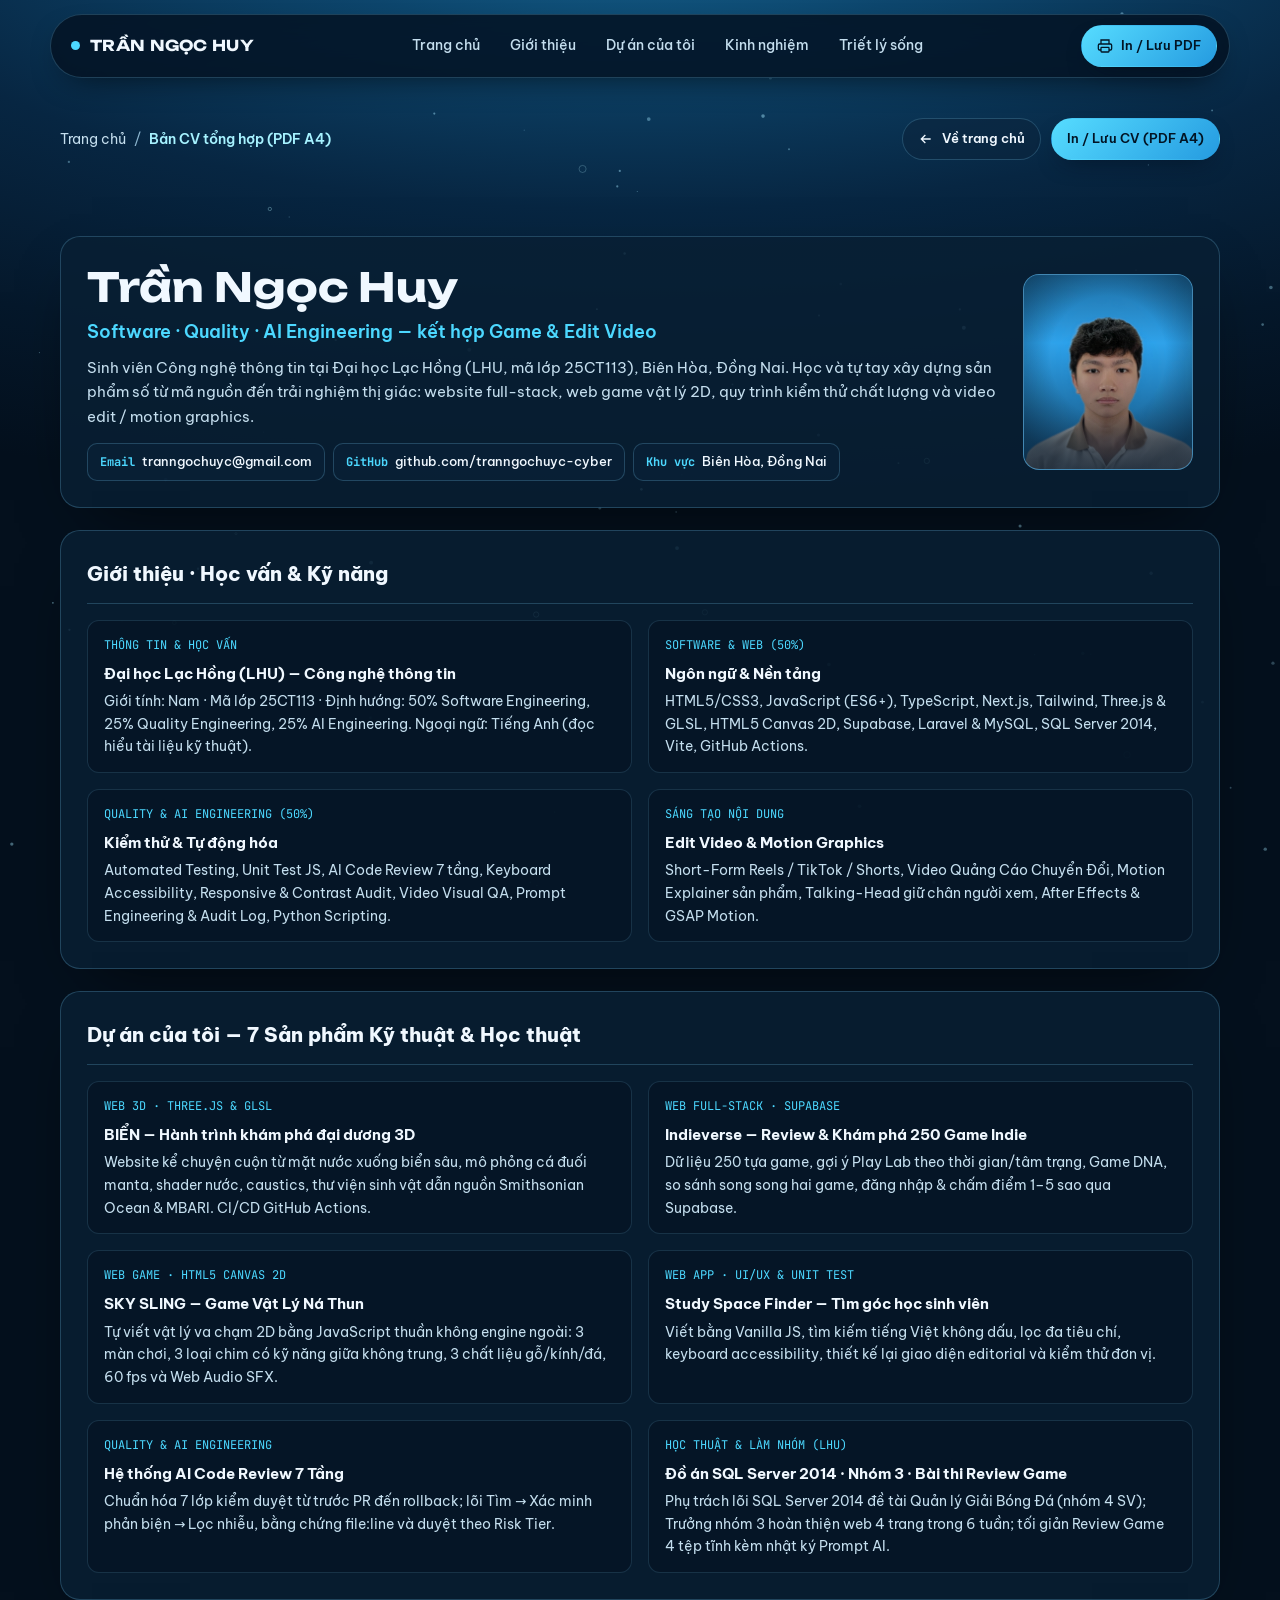
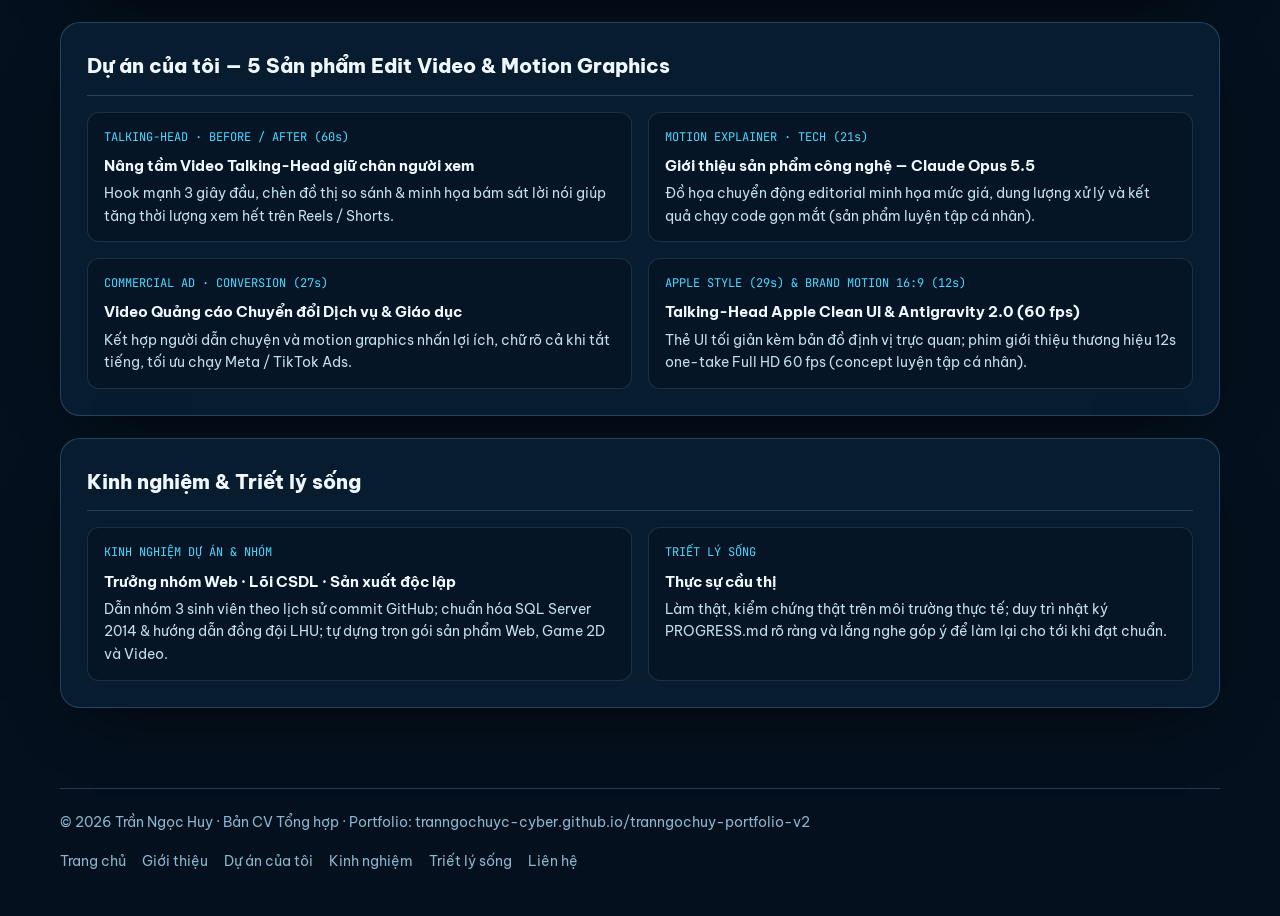
<file: cv.html>
<!DOCTYPE html>
<html lang="vi">
<head>
<meta charset="UTF-8" />
<meta name="viewport" content="width=device-width, initial-scale=1" />
<title>Bản CV Tổng hợp &amp; In PDF — Trần Ngọc Huy</title>
<meta name="description" content="Bản CV tổng hợp 1 trang chuẩn in PDF A4 của Trần Ngọc Huy — Sinh viên CNTT Đại học Lạc Hồng (LHU)." />
<link rel="preconnect" href="https://fonts.googleapis.com" />
<link rel="preconnect" href="https://fonts.gstatic.com" crossorigin />
<link href="https://fonts.googleapis.com/css2?family=Be+Vietnam+Pro:wght@400;500;600;700;800&family=JetBrains+Mono:wght@400;500;600&family=Unbounded:wght@600;700&display=swap" rel="stylesheet" />
<link rel="icon" type="image/svg+xml" href="data:image/svg+xml,%3Csvg xmlns='http://www.w3.org/2000/svg' viewBox='0 0 32 32'%3E%3Crect width='32' height='32' rx='8' fill='%2304101d'/%3E%3Ccircle cx='16' cy='16' r='7' fill='%234cd8ff'/%3E%3C/svg%3E" />
<link rel="stylesheet" href="assets/style.css" />
</head>
<body data-page="cv" data-depth-start="0" data-depth-end="11000">
<a class="skip-link" href="#main-content">Chuyển tới nội dung chính</a>

<div class="ocean" aria-hidden="true"></div>
<div class="abyss-veil" id="veil" aria-hidden="true"></div>
<canvas id="snow" aria-hidden="true"></canvas>

<!-- ============ NAVBAR (5 PHẦN CHÍNH) ============ -->
<nav class="site-nav" aria-label="Điều hướng chính">
  <a href="index.html" class="brand"><span class="brand-dot" aria-hidden="true"></span>TRẦN NGỌC HUY</a>
  <div class="nav-links" id="navLinks">
    <a href="index.html">Trang chủ</a>
    <a href="profile.html">Giới thiệu</a>
    <a href="projects.html">Dự án của tôi</a>
    <a href="experience.html">Kinh nghiệm</a>
    <a href="philosophy.html">Triết lý sống</a>
  </div>
  <div class="nav-actions">
    <button type="button" class="btn btn-primary btn-sm nav-print" id="printCvNav">
      <svg viewBox="0 0 24 24" fill="none" stroke="currentColor" stroke-width="1.9"><path d="M6 9V3h12v6M6 18H4a2 2 0 0 1-2-2v-5a2 2 0 0 1 2-2h16a2 2 0 0 1 2 2v5a2 2 0 0 1-2 2h-2"/><rect x="6" y="14" width="12" height="7" rx="1"/></svg>
      <span>In / Lưu PDF</span>
    </button>
    <button type="button" class="menu-toggle" id="menuToggle" aria-label="Mở menu điều hướng" aria-expanded="false" aria-controls="mobileDrawer">
      <svg viewBox="0 0 24 24" width="20" height="20" fill="none" stroke="currentColor" stroke-width="2"><path d="M4 7h16M4 12h16M4 17h16"/></svg>
    </button>
  </div>
</nav>

<div class="mobile-drawer" id="mobileDrawer" aria-label="Menu di động">
  <a href="index.html">Trang chủ</a>
  <a href="profile.html">Giới thiệu</a>
  <a href="projects.html">Dự án của tôi</a>
  <a href="experience.html">Kinh nghiệm</a>
  <a href="philosophy.html">Triết lý sống</a>
  <a href="contact.html">Liên hệ nhanh</a>
  <button type="button" id="printCvMobile">In / Lưu bản CV (PDF)</button>
</div>

<main id="main-content">
  <header class="sub-hero">
    <div class="wrap">
      <div class="sub-nav-row">
        <nav class="breadcrumb" aria-label="Đường dẫn trang">
          <a href="index.html">Trang chủ</a>
          <span aria-hidden="true">/</span>
          <span aria-current="page">Bản CV tổng hợp (PDF A4)</span>
        </nav>
        <div class="hub-cv-actions">
          <a href="index.html" class="btn btn-sm">
            <svg viewBox="0 0 24 24" fill="none" stroke="currentColor" stroke-width="2"><path d="M19 12H5M11 6l-6 6 6 6"/></svg>
            <span>Về trang chủ</span>
          </a>
          <button type="button" class="btn btn-primary btn-sm" id="printCvDirect">In / Lưu CV (PDF A4)</button>
        </div>
      </div>
    </div>
  </header>

  <section class="sub-body">
    <div class="wrap">
      <div class="cv-sheet">
        <!-- TỔNG QUAN ỨNG VIÊN -->
        <article class="card cv-block">
          <div class="cv-header-grid">
            <div>
              <h1 style="font-family:var(--display);font-size:clamp(28px,3.6vw,40px);line-height:1.2">Trần Ngọc Huy</h1>
              <p class="hero-role" style="margin-top:8px;font-size:18px">Software · Quality · AI Engineering — kết hợp Game &amp; Edit Video</p>
              <p style="margin-top:12px;color:var(--ink-2);font-size:14.5px">
                Sinh viên Công nghệ thông tin tại Đại học Lạc Hồng (LHU, mã lớp 25CT113), Biên Hòa, Đồng Nai. Học và tự tay xây dựng sản phẩm số từ mã nguồn đến trải nghiệm thị giác: website full-stack, web game vật lý 2D, quy trình kiểm thử chất lượng và video edit / motion graphics.
              </p>
              <div class="focus-bar" style="margin-top:14px">
                <span class="focus-pill"><b>Email</b> tranngochuyc@gmail.com</span>
                <span class="focus-pill"><b>GitHub</b> github.com/tranngochuyc-cyber</span>
                <span class="focus-pill"><b>Khu vực</b> Biên Hòa, Đồng Nai</span>
              </div>
            </div>
            <div class="cv-avatar">
              <img src="media/avatar-huy.jpg" alt="Ảnh chân dung Trần Ngọc Huy" />
            </div>
          </div>
        </article>

        <!-- GIỚI THIỆU & KỸ NĂNG -->
        <article class="card cv-block">
          <h2>Giới thiệu · Học vấn &amp; Kỹ năng</h2>
          <div class="cv-two-col">
            <div class="cv-item">
              <small>THÔNG TIN &amp; HỌC VẤN</small>
              <strong>Đại học Lạc Hồng (LHU) — Công nghệ thông tin</strong>
              <p>Giới tính: Nam · Mã lớp 25CT113 · Định hướng: 50% Software Engineering, 25% Quality Engineering, 25% AI Engineering. Ngoại ngữ: Tiếng Anh (đọc hiểu tài liệu kỹ thuật).</p>
            </div>
            <div class="cv-item">
              <small>SOFTWARE &amp; WEB (50%)</small>
              <strong>Ngôn ngữ &amp; Nền tảng</strong>
              <p>HTML5/CSS3, JavaScript (ES6+), TypeScript, Next.js, Tailwind, Three.js &amp; GLSL, HTML5 Canvas 2D, Supabase, Laravel &amp; MySQL, SQL Server 2014, Vite, GitHub Actions.</p>
            </div>
            <div class="cv-item">
              <small>QUALITY &amp; AI ENGINEERING (50%)</small>
              <strong>Kiểm thử &amp; Tự động hóa</strong>
              <p>Automated Testing, Unit Test JS, AI Code Review 7 tầng, Keyboard Accessibility, Responsive &amp; Contrast Audit, Video Visual QA, Prompt Engineering &amp; Audit Log, Python Scripting.</p>
            </div>
            <div class="cv-item">
              <small>SÁNG TẠO NỘI DUNG</small>
              <strong>Edit Video &amp; Motion Graphics</strong>
              <p>Short-Form Reels / TikTok / Shorts, Video Quảng Cáo Chuyển Đổi, Motion Explainer sản phẩm, Talking-Head giữ chân người xem, After Effects &amp; GSAP Motion.</p>
            </div>
          </div>
        </article>

        <!-- DỰ ÁN CỦA TÔI: 7 DỰ ÁN + 5 VIDEO -->
        <article class="card cv-block">
          <h2>Dự án của tôi — 7 Sản phẩm Kỹ thuật &amp; Học thuật</h2>
          <div class="cv-two-col">
            <div class="cv-item">
              <small>WEB 3D · THREE.JS &amp; GLSL</small>
              <strong>BIỂN — Hành trình khám phá đại dương 3D</strong>
              <p>Website kể chuyện cuộn từ mặt nước xuống biển sâu, mô phỏng cá đuối manta, shader nước, caustics, thư viện sinh vật dẫn nguồn Smithsonian Ocean &amp; MBARI. CI/CD GitHub Actions.</p>
            </div>
            <div class="cv-item">
              <small>WEB FULL-STACK · SUPABASE</small>
              <strong>Indieverse — Review &amp; Khám phá 250 Game Indie</strong>
              <p>Dữ liệu 250 tựa game, gợi ý Play Lab theo thời gian/tâm trạng, Game DNA, so sánh song song hai game, đăng nhập &amp; chấm điểm 1–5 sao qua Supabase.</p>
            </div>
            <div class="cv-item">
              <small>WEB GAME · HTML5 CANVAS 2D</small>
              <strong>SKY SLING — Game Vật Lý Ná Thun</strong>
              <p>Tự viết vật lý va chạm 2D bằng JavaScript thuần không engine ngoài: 3 màn chơi, 3 loại chim có kỹ năng giữa không trung, 3 chất liệu gỗ/kính/đá, 60 fps và Web Audio SFX.</p>
            </div>
            <div class="cv-item">
              <small>WEB APP · UI/UX &amp; UNIT TEST</small>
              <strong>Study Space Finder — Tìm góc học sinh viên</strong>
              <p>Viết bằng Vanilla JS, tìm kiếm tiếng Việt không dấu, lọc đa tiêu chí, keyboard accessibility, thiết kế lại giao diện editorial và kiểm thử đơn vị.</p>
            </div>
            <div class="cv-item">
              <small>QUALITY &amp; AI ENGINEERING</small>
              <strong>Hệ thống AI Code Review 7 Tầng</strong>
              <p>Chuẩn hóa 7 lớp kiểm duyệt từ trước PR đến rollback; lõi Tìm → Xác minh phản biện → Lọc nhiễu, bằng chứng file:line và duyệt theo Risk Tier.</p>
            </div>
            <div class="cv-item">
              <small>HỌC THUẬT &amp; LÀM NHÓM (LHU)</small>
              <strong>Đồ án SQL Server 2014 · Nhóm 3 · Bài thi Review Game</strong>
              <p>Phụ trách lõi SQL Server 2014 đề tài Quản lý Giải Bóng Đá (nhóm 4 SV); Trưởng nhóm 3 hoàn thiện web 4 trang trong 6 tuần; tối giản Review Game 4 tệp tĩnh kèm nhật ký Prompt AI.</p>
            </div>
          </div>
        </article>

        <!-- SẢN PHẨM EDIT VIDEO -->
        <article class="card cv-block">
          <h2>Dự án của tôi — 5 Sản phẩm Edit Video &amp; Motion Graphics</h2>
          <div class="cv-two-col">
            <div class="cv-item">
              <small>TALKING-HEAD · BEFORE / AFTER (60s)</small>
              <strong>Nâng tầm Video Talking-Head giữ chân người xem</strong>
              <p>Hook mạnh 3 giây đầu, chèn đồ thị so sánh &amp; minh họa bám sát lời nói giúp tăng thời lượng xem hết trên Reels / Shorts.</p>
            </div>
            <div class="cv-item">
              <small>MOTION EXPLAINER · TECH (21s)</small>
              <strong>Giới thiệu sản phẩm công nghệ — Claude Opus 5.5</strong>
              <p>Đồ họa chuyển động editorial minh họa mức giá, dung lượng xử lý và kết quả chạy code gọn mắt (sản phẩm luyện tập cá nhân).</p>
            </div>
            <div class="cv-item">
              <small>COMMERCIAL AD · CONVERSION (27s)</small>
              <strong>Video Quảng cáo Chuyển đổi Dịch vụ &amp; Giáo dục</strong>
              <p>Kết hợp người dẫn chuyện và motion graphics nhấn lợi ích, chữ rõ cả khi tắt tiếng, tối ưu chạy Meta / TikTok Ads.</p>
            </div>
            <div class="cv-item">
              <small>APPLE STYLE (29s) &amp; BRAND MOTION 16:9 (12s)</small>
              <strong>Talking-Head Apple Clean UI &amp; Antigravity 2.0 (60 fps)</strong>
              <p>Thẻ UI tối giản kèm bản đồ định vị trực quan; phim giới thiệu thương hiệu 12s one-take Full HD 60 fps (concept luyện tập cá nhân).</p>
            </div>
          </div>
        </article>

        <!-- KINH NGHIỆM & TRIẾT LÝ SỐNG -->
        <article class="card cv-block">
          <h2>Kinh nghiệm &amp; Triết lý sống</h2>
          <div class="cv-two-col">
            <div class="cv-item">
              <small>KINH NGHIỆM DỰ ÁN &amp; NHÓM</small>
              <strong>Trưởng nhóm Web · Lõi CSDL · Sản xuất độc lập</strong>
              <p>Dẫn nhóm 3 sinh viên theo lịch sử commit GitHub; chuẩn hóa SQL Server 2014 &amp; hướng dẫn đồng đội LHU; tự dựng trọn gói sản phẩm Web, Game 2D và Video.</p>
            </div>
            <div class="cv-item">
              <small>TRIẾT LÝ SỐNG</small>
              <strong>Thực sự cầu thị</strong>
              <p>Làm thật, kiểm chứng thật trên môi trường thực tế; duy trì nhật ký PROGRESS.md rõ ràng và lắng nghe góp ý để làm lại cho tới khi đạt chuẩn.</p>
            </div>
          </div>
        </article>
      </div>
    </div>
  </section>
</main>

<footer>
  <div class="wrap">
    <span>© 2026 Trần Ngọc Huy · Bản CV Tổng hợp · Portfolio: tranngochuyc-cyber.github.io/tranngochuy-portfolio-v2</span>
    <div class="foot-links">
      <a href="index.html">Trang chủ</a>
      <a href="profile.html">Giới thiệu</a>
      <a href="projects.html">Dự án của tôi</a>
      <a href="experience.html">Kinh nghiệm</a>
      <a href="philosophy.html">Triết lý sống</a>
      <a href="contact.html">Liên hệ</a>
    </div>
  </div>
</footer>

<script src="assets/app.js"></script>
</body>
</html>
</file>
<file: assets/style.css>
:root{
  --abyss:#04101d;
  --deep:#071b2e;
  --trench:#0a253d;
  --sea:#0f3e61;
  --surface:rgba(9,31,52,.84);
  --surface-hi:rgba(13,44,72,.92);
  --nav-bg:rgba(5,20,36,.88);
  --cyan:#4cd8ff;
  --glow:#a6f2ff;
  --violet:#a796ff;
  --coral:#ff9a6c;
  --emerald:#4de2b1;
  --ink:#f0f8ff;
  --ink-2:#c4deee;
  --mute:#8cb6cf;
  --line:rgba(130,214,255,.22);
  --line-hi:rgba(130,214,255,.46);
  --display:"Unbounded","Be Vietnam Pro",system-ui,sans-serif;
  --heading:"Be Vietnam Pro",system-ui,sans-serif;
  --body:"Be Vietnam Pro",system-ui,sans-serif;
  --mono:"JetBrains Mono",ui-monospace,SFMono-Regular,Menlo,monospace;
  --r:20px;
  --ease:cubic-bezier(.16,1,.3,1);
  --shadow:0 24px 64px -32px rgba(0,0,0,.78);
}

*{box-sizing:border-box;margin:0;padding:0}
html{scroll-behavior:smooth;scroll-padding-top:92px;overflow-x:clip}
body{
  font-family:var(--body);
  color:var(--ink);
  background:var(--abyss);
  overflow-x:clip;
  line-height:1.68;
  min-height:100vh;
  display:flex;
  flex-direction:column;
  -webkit-font-smoothing:antialiased;
  text-rendering:optimizeLegibility;
}
img,video,svg{max-width:100%;display:block}
a{color:inherit;text-decoration:none}
button{font:inherit;color:inherit;cursor:pointer;background:none;border:0}
::selection{background:rgba(56,162,216,.34);color:#f2faff}
:focus-visible{outline:2px solid var(--cyan);outline-offset:3px;border-radius:6px}
::-webkit-scrollbar{width:10px}
::-webkit-scrollbar-track{background:#04111e}
::-webkit-scrollbar-thumb{background:#164163;border-radius:999px;border:2px solid #04111e}
::-webkit-scrollbar-thumb:hover{background:#246391}

.skip-link{
  position:fixed;left:16px;top:-80px;z-index:200;
  padding:10px 18px;border-radius:999px;
  background:var(--cyan);color:#031220;font-weight:700;font-size:14px;
  transition:top .2s var(--ease);
}
.skip-link:focus{top:16px}

/* ---------- Nền đại dương sâu ---------- */
.ocean{
  position:fixed;inset:0;z-index:-3;pointer-events:none;
  background:
    radial-gradient(125% 68% at 50% -12%, #186e9c 0%, #0d466d 24%, #072642 52%, #05182b 78%, #04101d 100%);
}
.abyss-veil{
  position:fixed;inset:0;z-index:-2;pointer-events:none;
  background:linear-gradient(180deg, rgba(4,16,29,.22) 0%, rgba(3,11,21,.9) 100%);
  opacity:0;
  will-change:opacity;
}
#snow{position:fixed;inset:0;z-index:-1;pointer-events:none}

/* ---------- Điều hướng cố định ---------- */
.site-nav{
  position:fixed;top:14px;left:50%;transform:translateX(-50%);z-index:80;
  width:min(1180px,calc(100% - 28px));
  display:flex;align-items:center;justify-content:space-between;gap:14px;
  padding:10px 12px 10px 20px;border-radius:999px;
  background:var(--nav-bg);
  border:1px solid var(--line);
  backdrop-filter:blur(18px) saturate(140%);
  -webkit-backdrop-filter:blur(18px) saturate(140%);
  box-shadow:0 12px 34px -18px rgba(0,0,0,.85);
}
.brand{
  font-family:var(--display);font-weight:700;font-size:15px;letter-spacing:.02em;
  display:inline-flex;align-items:center;gap:10px;white-space:nowrap;
}
.brand-dot{
  width:9px;height:9px;border-radius:50%;background:var(--cyan);
  flex-shrink:0;
}
.nav-links{display:flex;align-items:center;gap:4px}
.nav-links a{
  padding:8px 13px;border-radius:999px;font-size:14px;font-weight:500;
  color:var(--ink-2);transition:color .2s,background .2s;white-space:nowrap;
}
.nav-links a:hover{color:var(--ink);background:rgba(76,216,255,.1)}
.nav-links a.active{color:#031322;background:var(--cyan);font-weight:600}
.nav-actions{display:flex;align-items:center;gap:8px}
.menu-toggle{
  display:none;width:42px;height:42px;border-radius:999px;
  border:1px solid var(--line);background:rgba(13,44,72,.7);
  align-items:center;justify-content:center;
}
.mobile-drawer{
  position:fixed;inset:76px 14px auto 14px;z-index:79;
  padding:14px;border-radius:20px;
  background:rgba(5,20,36,.96);border:1px solid var(--line-hi);
  backdrop-filter:blur(20px);box-shadow:var(--shadow);
  display:none;flex-direction:column;gap:6px;
}
.mobile-drawer.open{display:flex}
.mobile-drawer a,.mobile-drawer button{
  display:flex;align-items:center;justify-content:space-between;
  padding:12px 16px;border-radius:12px;font-size:15px;font-weight:500;color:var(--ink);
  background:rgba(13,44,72,.35);
}
.mobile-drawer a:hover,.mobile-drawer a.active{background:rgba(76,216,255,.18);color:var(--glow)}

/* ---------- Nút bấm ---------- */
.btn{
  white-space:nowrap;display:inline-flex;align-items:center;justify-content:center;gap:8px;
  font-weight:600;font-size:14px;padding:11px 20px;border-radius:999px;
  border:1px solid var(--line);color:var(--ink);background:rgba(11,38,62,.65);
  transition:transform .24s var(--ease),border-color .24s,background .24s,box-shadow .24s;
}
.btn svg{width:16px;height:16px;flex-shrink:0;transition:transform .24s var(--ease)}
.btn:hover{transform:translateY(-2px);border-color:var(--line-hi);background:rgba(17,56,90,.85)}
.btn:hover svg.arr{transform:translateX(3px)}
.btn-primary{
  background:linear-gradient(135deg,#56dcff,#259be0);color:#021424;border-color:transparent;
  box-shadow:0 10px 24px -12px rgba(2,14,28,.75);
}
.btn-primary:hover{
  background:linear-gradient(135deg,#76e4ff,#31a9ec);color:#021424;
  box-shadow:0 14px 28px -12px rgba(2,14,28,.85);
}
.btn-sm{padding:9px 15px;font-size:13px}

/* ---------- Đồng hồ độ sâu ---------- */
.depth{
  position:fixed;right:20px;top:50%;transform:translateY(-50%);z-index:40;
  display:flex;align-items:center;gap:12px;
  font-family:var(--mono);font-size:11px;color:var(--mute);
  font-variant-numeric:tabular-nums;
}
.depth-track{position:relative;width:2px;height:210px;background:rgba(130,214,255,.2);border-radius:2px}
.depth-fill{position:absolute;left:0;top:0;width:100%;height:0;background:linear-gradient(var(--glow),var(--cyan));border-radius:2px}
.depth-read{writing-mode:vertical-rl;transform:rotate(180deg);letter-spacing:.14em;text-transform:uppercase}
.depth-read b{color:var(--glow);font-weight:600}

/* ---------- Bố cục chung ---------- */
main{position:relative;flex:1}
section{position:relative;padding:64px 24px}
.wrap{max-width:1160px;margin:0 auto;position:relative}
.card{
  background:var(--surface);
  border:1px solid var(--line);
  border-radius:var(--r);
  box-shadow:var(--shadow);
}
.sec-head{
  display:flex;align-items:flex-end;justify-content:space-between;gap:24px;flex-wrap:wrap;
  margin-bottom:34px;padding-bottom:20px;border-bottom:1px solid var(--line);
}
.sec-head h2{
  font-family:var(--heading);font-weight:800;
  font-size:clamp(26px,3.6vw,40px);line-height:1.2;letter-spacing:-.02em;
  color:var(--ink);text-wrap:balance;
}
.sec-head h2 span{color:var(--cyan)}
.sec-sub{color:var(--ink-2);font-size:16px;max-width:65ch;margin-top:10px}

/* ---------- Đầu trang nhánh (Sub-page Hero) ---------- */
.sub-hero{
  position:relative;
  padding:118px 24px 26px;
}
.sub-nav-row{
  display:flex;align-items:center;justify-content:space-between;gap:14px;flex-wrap:wrap;
  margin-bottom:22px;
}
.breadcrumb{
  display:inline-flex;align-items:center;gap:8px;
  font-size:13.5px;color:var(--mute);
}
.breadcrumb a{color:var(--ink-2);transition:color .2s}
.breadcrumb a:hover{color:var(--cyan)}
.breadcrumb span[aria-current="page"]{color:var(--glow);font-weight:600}
.sub-hero-head{
  padding-bottom:24px;border-bottom:1px solid var(--line);
  display:flex;align-items:flex-end;justify-content:space-between;gap:20px;flex-wrap:wrap;
}
.sub-hero h1{
  font-family:var(--heading);font-weight:800;
  font-size:clamp(30px,4.2vw,48px);line-height:1.18;letter-spacing:-.025em;
  color:var(--ink);text-wrap:balance;
}
.sub-hero h1 span{color:var(--cyan)}
.sub-body{padding:28px 24px 56px}

/* ---------- Thanh chuyển Trang trước / Trang tiếp ---------- */
.pager-wrap{padding:12px 24px 56px}
.page-pager{
  display:grid;grid-template-columns:repeat(2,minmax(0,1fr));gap:16px;
}
.pager-card{
  display:flex;align-items:center;justify-content:flex-start;gap:14px;
  padding:18px 22px;border-radius:18px;
  background:var(--surface);border:1px solid var(--line);
  transition:transform .24s var(--ease),border-color .24s,background .24s;
}
.pager-card:hover{transform:translateY(-2px);border-color:var(--cyan);background:var(--surface-hi)}
.pager-card.next{justify-content:flex-end;text-align:right}
.pager-card small{display:block;font-size:12px;color:var(--mute);margin-bottom:3px}
.pager-card strong{display:block;font-size:16px;font-weight:700;color:var(--ink)}
.pager-arrow{
  width:38px;height:38px;border-radius:999px;flex-shrink:0;
  display:grid;place-items:center;
  background:rgba(76,216,255,.12);border:1px solid rgba(76,216,255,.26);color:var(--cyan);
}
.pager-arrow svg{width:18px;height:18px}

/* ---------- Reveal an toàn ---------- */
.reveal{opacity:1;transform:none}
.js-anim .reveal:not(.is-visible){opacity:.22;transform:translateY(16px)}
.js-anim .reveal{transition:opacity .48s var(--ease),transform .48s var(--ease)}
.js-anim .reveal.is-visible{opacity:1;transform:none}
@media (max-width:768px){
  .js-anim .reveal:not(.is-visible){opacity:1;transform:none}
}
code.ic{
  font-family:var(--mono);font-size:.86em;font-weight:500;
  color:var(--glow);background:rgba(76,216,255,.11);
  border:1px solid rgba(130,214,255,.22);border-radius:6px;
  padding:1px 6px;white-space:nowrap;
}

/* ---------- HERO (Trang chính · 0 m) ---------- */
.hero{position:relative;padding:124px 24px 52px;overflow:hidden}
.rays{position:absolute;inset:0;pointer-events:none;opacity:.42;overflow:hidden}
.ray{
  position:absolute;top:-15%;left:50%;width:150px;height:125%;transform-origin:top center;
  background:linear-gradient(180deg,rgba(166,242,255,.42),rgba(76,216,255,.12) 40%,transparent 78%);
  filter:blur(22px);animation:sway 11s ease-in-out infinite;
}
.ray:nth-child(1){--a:-20deg;margin-left:-320px;width:110px}
.ray:nth-child(2){--a:-6deg;margin-left:-100px;width:190px;animation-duration:14s}
.ray:nth-child(3){--a:9deg;margin-left:120px;width:150px;animation-duration:9.5s}
.ray:nth-child(4){--a:22deg;margin-left:310px;width:95px;opacity:.65}
@keyframes sway{0%,100%{transform:rotate(var(--a)) scaleX(1)}50%{transform:rotate(calc(var(--a) + 3.5deg)) scaleX(1.16)}}

.jelly{position:absolute;pointer-events:none;opacity:.34;animation:drift 15s ease-in-out infinite}
.jelly.j1{width:130px;right:4%;top:110px}
.jelly.j2{width:78px;left:3%;bottom:80px;animation-duration:19s;opacity:.26}
@keyframes drift{0%,100%{transform:translate(0,0) rotate(-3deg)}50%{transform:translate(14px,-26px) rotate(4deg)}}

.hero-grid{
  display:grid;grid-template-columns:minmax(0,1.25fr) minmax(290px,.85fr);
  gap:44px;align-items:center;
}
.status-pill{
  display:inline-flex;align-items:center;gap:9px;
  padding:7px 14px;border-radius:999px;font-size:13px;font-weight:500;
  color:var(--glow);background:rgba(10,41,68,.78);border:1px solid var(--line);
  margin-bottom:20px;
}
.status-pill i{width:8px;height:8px;border-radius:50%;background:var(--emerald)}
.hero h1{
  font-family:var(--display);font-weight:700;
  font-size:clamp(38px,5.5vw,66px);
  line-height:1.22;letter-spacing:-.025em;
  color:#f3faff;
}
.hero-role{
  margin-top:16px;font-family:var(--heading);font-weight:600;
  font-size:clamp(18px,2.2vw,23px);line-height:1.4;color:var(--cyan);
}
.hero-lead{margin-top:18px;color:var(--ink-2);font-size:16.5px;max-width:58ch}
.focus-bar{display:flex;flex-wrap:wrap;gap:8px;margin-top:22px}
.focus-pill{
  display:inline-flex;align-items:center;gap:7px;
  padding:7px 12px;border-radius:10px;font-size:13px;font-weight:500;
  background:rgba(9,33,56,.82);border:1px solid var(--line);color:var(--ink);
}
.focus-pill b{font-family:var(--mono);font-size:12px;color:var(--cyan)}
.hero-cta{display:flex;flex-wrap:wrap;gap:12px;margin-top:28px}

.hero-facts{
  margin-top:32px;display:grid;grid-template-columns:repeat(3,minmax(0,1fr));gap:12px;
}
.fact-box{
  padding:14px 16px;border-radius:14px;
  background:rgba(8,29,49,.78);border:1px solid var(--line);
}
.fact-box strong{
  display:block;font-family:var(--mono);font-size:20px;font-weight:600;
  color:var(--glow);font-variant-numeric:tabular-nums;
}
.fact-box span{display:block;font-size:12.5px;color:var(--mute);margin-top:2px;line-height:1.35}

/* Khung chân dung duy nhất đầu trang */
.portrait-card{
  padding:16px;border-radius:24px;
  background:linear-gradient(165deg,rgba(16,58,92,.88),rgba(7,25,43,.94));
  border:1px solid var(--line-hi);box-shadow:var(--shadow);
}
.portrait-frame{
  position:relative;border-radius:16px;overflow:hidden;
  aspect-ratio:4/4.6;background:#0c4570;
  border:1px solid rgba(166,242,255,.26);
}
.portrait-frame img{
  width:100%;height:100%;object-fit:cover;object-position:50% 16%;
  filter:contrast(1.02) saturate(.88) brightness(.97);
}
.portrait-frame::after{
  content:"";position:absolute;inset:0;pointer-events:none;
  background:
    linear-gradient(180deg,rgba(6,29,50,.48) 0%,rgba(6,29,50,.08) 24%,transparent 52%,rgba(4,18,34,.92) 100%),
    radial-gradient(64% 58% at 50% 42%,transparent 48%,rgba(5,26,46,.68) 100%);
}
.portrait-caption{
  position:absolute;left:14px;right:14px;bottom:12px;z-index:2;
  display:flex;align-items:center;justify-content:space-between;gap:10px;
  font-size:12.5px;color:#edf7ff;
}
.portrait-caption strong{font-weight:700;display:block}
.portrait-caption small{color:#bfe2f7;font-size:11.5px}
.lhu-tag{
  font-family:var(--mono);font-size:11px;font-weight:600;
  padding:4px 9px;border-radius:999px;
  background:rgba(4,18,32,.78);border:1px solid rgba(166,242,255,.35);color:var(--glow);
  white-space:nowrap;
}
.portrait-meta{margin-top:14px;display:grid;gap:8px;font-size:13.5px}
.portrait-meta div{
  display:flex;justify-content:space-between;gap:12px;flex-wrap:wrap;
  padding:7px 10px;border-radius:10px;background:rgba(5,19,34,.55);
}
.portrait-meta dt{color:var(--mute);font-size:12.5px}
.portrait-meta dd{color:var(--ink);font-weight:500;text-align:right}

/* ---------- BẢN ĐỒ 4 TRANG NHÁNH TRÊN TRANG CHÍNH ---------- */
.hub-section{padding:28px 24px 80px}
.hub-grid{
  display:grid;
  grid-template-columns:repeat(2,minmax(0,1fr));
  gap:20px;
}
.hub-card{
  display:flex;flex-direction:column;justify-content:space-between;gap:18px;
  padding:26px;border-radius:22px;
  background:var(--surface);border:1px solid var(--line);box-shadow:var(--shadow);
  transition:transform .28s var(--ease),border-color .24s,background .24s;
}
.hub-card:hover{
  transform:translateY(-4px);
  border-color:var(--cyan);
  background:var(--surface-hi);
}
.hub-card-top{display:grid;gap:14px}
.hub-meta-row{
  display:flex;align-items:center;justify-content:space-between;gap:12px;
}
.hub-ic{
  width:44px;height:44px;border-radius:12px;flex-shrink:0;
  display:flex;align-items:center;justify-content:center;
  background:rgba(76,216,255,.12);border:1px solid rgba(76,216,255,.28);color:var(--cyan);
}
.hub-ic svg{width:20px;height:20px}
.hub-count{
  font-family:var(--mono);font-size:12px;font-weight:600;
  color:var(--glow);padding:5px 11px;border-radius:999px;
  background:rgba(76,216,255,.1);border:1px solid rgba(130,214,255,.24);
}
.hub-card h3{
  font-size:clamp(20px,2.1vw,24px);font-weight:800;line-height:1.25;color:var(--ink);
}
.hub-card p{font-size:14.5px;color:var(--ink-2);line-height:1.6}

.hub-thumbs{
  display:grid;grid-template-columns:1.35fr 1fr;gap:10px;
  margin-top:4px;
}
.hub-thumb{
  border-radius:14px;overflow:hidden;border:1px solid var(--line);
  background:#041322;aspect-ratio:16/10;
}
.hub-thumb img{
  width:100%;height:100%;object-fit:cover;object-position:center top;
  transition:transform .45s var(--ease);
}
.hub-card:hover .hub-thumb img{transform:scale(1.04)}
.hub-thumbs.video-pair{grid-template-columns:1.45fr .72fr}
.hub-thumbs.video-pair .hub-thumb:last-child{aspect-ratio:9/11}

.hub-mini-list{
  list-style:none;display:grid;gap:8px;
  padding-top:12px;border-top:1px solid rgba(130,214,255,.15);
  font-size:13.5px;color:var(--ink-2);
}
.hub-mini-list li{
  display:flex;align-items:baseline;justify-content:space-between;gap:10px;flex-wrap:wrap;
}
.hub-mini-list strong{color:var(--ink);font-weight:600}
.hub-mini-list span{color:var(--mute);font-size:12.5px;text-align:right}

.hub-foot{
  display:flex;align-items:center;justify-content:space-between;gap:12px;
  padding-top:14px;border-top:1px solid rgba(130,214,255,.14);
  font-size:14px;font-weight:700;color:var(--cyan);
}
.hub-foot svg{width:17px;height:17px;transition:transform .24s var(--ease)}
.hub-card:hover .hub-foot svg{transform:translateX(4px)}

.hub-cv-banner{
  margin-top:22px;padding:22px 26px;border-radius:20px;
  background:linear-gradient(135deg,rgba(12,42,69,.9),rgba(7,26,45,.92));
  border:1px solid var(--line-hi);
  display:flex;align-items:center;justify-content:space-between;gap:20px;flex-wrap:wrap;
}
.hub-cv-banner h3{font-size:18px;font-weight:800;color:var(--ink)}
.hub-cv-banner p{font-size:14px;color:var(--ink-2);margin-top:4px;max-width:62ch}
.hub-cv-actions{display:flex;flex-wrap:wrap;gap:10px}

/* ---------- HỒ SƠ, HỌC VẤN & KỸ NĂNG ---------- */
.intro-spotlight{
  display:grid;grid-template-columns:minmax(260px,340px) minmax(0,1fr);
  gap:28px;padding:28px;align-items:center;margin-bottom:24px;
}
.profile-photo-frame{
  position:relative;border-radius:18px;overflow:hidden;aspect-ratio:4/5;
  border:1px solid var(--line-hi);background:#09253f;
  box-shadow:0 20px 48px -24px rgba(0,0,0,.85);
}
.profile-photo-frame img{
  width:100%;height:100%;object-fit:cover;object-position:50% 18%;
}
.profile-photo-frame::after{
  content:"";position:absolute;inset:0;pointer-events:none;
  background:linear-gradient(180deg,transparent 74%,rgba(4,16,29,.86) 100%);
}
.profile-photo-caption{
  position:absolute;left:14px;right:14px;bottom:12px;z-index:2;
  display:flex;align-items:center;justify-content:space-between;gap:10px;
  font-size:12.5px;color:#edf7ff;
}
.profile-photo-caption strong{font-weight:700;display:block}
.profile-photo-caption small{color:#bfe2f7;font-size:11.5px}
.intro-details h2{font-size:21px;font-weight:800;margin-bottom:14px;color:var(--ink)}
.intro-details .info-row{grid-template-columns:140px 1fr}
.intro-details a{color:var(--cyan);text-decoration:underline;text-underline-offset:3px}
.intro-details a:hover{color:var(--glow)}

.info-list{display:grid;gap:10px}
.info-row{
  display:grid;grid-template-columns:122px 1fr;gap:12px;
  padding-bottom:10px;border-bottom:1px solid rgba(130,214,255,.14);font-size:14.5px;
}
.info-row:last-child{border-bottom:0;padding-bottom:0}
.info-row dt{color:var(--mute);font-weight:500}
.info-row dd{color:var(--ink)}
.ratio-bar{display:flex;height:10px;border-radius:999px;overflow:hidden;gap:3px}
.ratio-bar span:nth-child(1){width:50%;background:var(--cyan)}
.ratio-bar span:nth-child(2){width:25%;background:var(--emerald)}
.ratio-bar span:nth-child(3){width:25%;background:var(--violet)}

/* ---------- ĐỊNH HƯỚNG 50·25·25 & BENTO KỸ NĂNG (profile.html) ---------- */
.direction-stage{
  padding:28px;margin-bottom:24px;
  background:linear-gradient(155deg,rgba(12,42,70,.9),rgba(6,22,38,.94));
  border-color:var(--line-hi);
}
.direction-top{
  display:grid;grid-template-columns:minmax(0,1.35fr) minmax(230px,.65fr);
  gap:28px;align-items:center;padding-bottom:24px;border-bottom:1px solid var(--line);
}
.direction-copy h2{
  font-size:clamp(22px,2.8vw,30px);font-weight:800;line-height:1.25;color:var(--ink);margin-bottom:12px;
}
.direction-copy p{color:var(--ink-2);font-size:15px;max-width:60ch}
.orbit-gauge{
  position:relative;width:min(220px,100%);aspect-ratio:1;margin:0 auto;
  display:grid;place-items:center;
}
.orbit-gauge svg{width:100%;height:100%;overflow:visible}
.orbit-center{
  position:absolute;inset:0;display:flex;flex-direction:column;align-items:center;justify-content:center;
  text-align:center;pointer-events:none;
}
.orbit-center strong{
  font-family:var(--display);font-size:18px;font-weight:700;letter-spacing:-.02em;color:var(--ink);
}
.orbit-center span{font-family:var(--mono);font-size:11px;color:var(--mute);margin-top:3px}

.pillar-ratio-grid{
  display:grid;grid-template-columns:2fr 1fr 1fr;gap:14px;margin-top:22px;
}
.pillar-btn{
  position:relative;overflow:hidden;text-align:left;
  padding:18px 20px;border-radius:16px;
  background:rgba(5,20,36,.74);border:1px solid var(--line);
  display:flex;flex-direction:column;gap:8px;
  transition:transform .24s var(--ease),border-color .24s,background .24s;
}
.pillar-btn::before{
  content:"";position:absolute;left:0;right:0;top:0;height:2px;background:var(--p-color,var(--cyan));opacity:.85;
}
.pillar-btn[data-pillar="se"]{--p-color:var(--cyan)}
.pillar-btn[data-pillar="qe"]{--p-color:var(--emerald)}
.pillar-btn[data-pillar="ai"]{--p-color:var(--violet)}
.pillar-btn:hover,.pillar-btn.is-active{
  transform:translateY(-2px);border-color:var(--p-color);background:rgba(10,36,60,.88);
}
.pillar-top{display:flex;align-items:baseline;justify-content:space-between;gap:10px}
.pillar-pct{
  font-family:var(--display);font-size:clamp(26px,3vw,34px);font-weight:700;
  line-height:1;color:var(--p-color);font-variant-numeric:tabular-nums;
}
.pillar-tag{font-family:var(--mono);font-size:11px;color:var(--mute)}
.pillar-btn h3{font-size:16px;font-weight:700;color:var(--ink)}
.pillar-btn p{font-size:13.5px;color:var(--ink-2);line-height:1.55}

.creative-ribbon{
  margin-top:16px;padding:14px 18px;border-radius:14px;
  background:rgba(4,16,29,.66);border:1px solid rgba(255,154,108,.28);
  display:flex;align-items:center;justify-content:space-between;gap:16px;flex-wrap:wrap;
}
.creative-ribbon-copy{display:flex;align-items:center;gap:12px;font-size:14px;color:var(--ink-2)}
.creative-dot{
  width:10px;height:10px;border-radius:50%;background:var(--coral);flex-shrink:0;
}
.creative-ribbon-copy strong{color:var(--ink)}
.creative-ribbon-links{display:flex;flex-wrap:wrap;gap:8px}

.skills-section-head{
  display:flex;align-items:flex-end;justify-content:space-between;gap:16px;flex-wrap:wrap;
  margin:30px 0 18px;
}
.skills-section-head h2{font-size:clamp(22px,2.6vw,28px);font-weight:800;color:var(--ink)}
.skills-section-head p{font-size:14.5px;color:var(--mute)}

.skills-bento{
  display:grid;grid-template-columns:repeat(2,minmax(0,1fr));gap:20px;
}
.bento-skill{
  position:relative;overflow:hidden;padding:26px;
  display:flex;flex-direction:column;gap:16px;
  transition:transform .26s var(--ease),border-color .24s,box-shadow .24s;
}
.bento-skill[data-pillar="se"]{--b-accent:var(--cyan)}
.bento-skill[data-pillar="qe"]{--b-accent:var(--emerald)}
.bento-skill[data-pillar="ai"]{--b-accent:var(--violet)}
.bento-skill[data-pillar="cr"]{--b-accent:var(--coral)}
.bento-skill::before{
  content:"";position:absolute;inset:0;pointer-events:none;
  background:radial-gradient(280px 180px at 96% 4%,color-mix(in srgb,var(--b-accent) 14%,transparent),transparent 70%);
}
.bento-halo{
  position:absolute;inset:0;pointer-events:none;opacity:0;transition:opacity .35s;
  background:radial-gradient(280px circle at var(--mx,50%) var(--my,50%),color-mix(in srgb,var(--b-accent) 16%,transparent),transparent 64%);
}
.bento-skill:hover .bento-halo{opacity:1}
.bento-skill:hover{transform:translateY(-3px);border-color:var(--line-hi)}
.bento-skill.is-spotlight{
  border-color:var(--b-accent);
  box-shadow:0 20px 54px -26px color-mix(in srgb,var(--b-accent) 60%,#000);
}
.bento-head{
  position:relative;display:flex;align-items:center;justify-content:space-between;gap:12px;flex-wrap:wrap;
}
.bento-title-wrap{display:flex;align-items:center;gap:12px}
.bento-ic{
  width:40px;height:40px;border-radius:12px;flex-shrink:0;
  display:grid;place-items:center;
  background:color-mix(in srgb,var(--b-accent) 14%,transparent);
  border:1px solid color-mix(in srgb,var(--b-accent) 34%,transparent);
  color:var(--b-accent);
}
.bento-ic svg{width:19px;height:19px}
.bento-head h3{font-size:18px;font-weight:800;color:var(--ink)}
.bento-badge{
  font-family:var(--mono);font-size:11.5px;font-weight:600;
  padding:4px 10px;border-radius:999px;color:var(--b-accent);
  background:color-mix(in srgb,var(--b-accent) 12%,transparent);
  border:1px solid color-mix(in srgb,var(--b-accent) 28%,transparent);
}
.bento-desc{position:relative;font-size:14px;color:var(--ink-2)}
.skill-subblock{position:relative;display:grid;gap:8px}
.skill-sublabel{
  font-family:var(--mono);font-size:11px;letter-spacing:.06em;text-transform:uppercase;color:var(--mute);
}
.chip-row{display:flex;flex-wrap:wrap;gap:8px}
.chip{
  font-size:13px;padding:6px 12px;border-radius:999px;
  background:rgba(76,216,255,.09);border:1px solid rgba(130,214,255,.22);color:#e2f4ff;
  transition:border-color .2s,background .2s;
}
.chip:hover{border-color:var(--cyan);background:rgba(76,216,255,.16)}

.bento-points{
  position:relative;list-style:none;display:grid;gap:9px;
  padding-top:12px;border-top:1px solid rgba(130,214,255,.14);
}
.bento-points li{
  position:relative;padding-left:18px;font-size:13.8px;color:var(--ink-2);line-height:1.5;
}
.bento-points li::before{
  content:"";position:absolute;left:0;top:8px;width:7px;height:7px;border-radius:50%;
  background:var(--b-accent);
}
.bento-points strong{color:var(--ink);font-weight:600}

.bento-poster-strip{
  position:relative;display:grid;grid-template-columns:1fr 1fr 1.45fr;gap:8px;margin-top:auto;
}
.bento-poster-tile{
  border-radius:10px;overflow:hidden;border:1px solid var(--line);background:#041322;aspect-ratio:16/10;
}
.bento-poster-tile img{width:100%;height:100%;object-fit:cover;object-position:center}

/* ---------- EDIT VIDEO & MOTION GRAPHICS ---------- */
.video-showcase{display:grid;gap:28px}
.reels-grid{
  display:grid;grid-template-columns:repeat(2,minmax(0,1fr));gap:22px;align-items:stretch;
}
.reel-card{
  padding:20px;display:grid;grid-template-columns:205px minmax(0,1fr);gap:20px;align-items:center;
  transition:border-color .24s,transform .24s var(--ease);
}
.reel-card:hover{border-color:var(--line-hi);transform:translateY(-3px)}
.phone-theater{
  position:relative;border-radius:18px;overflow:hidden;
  background:#030d18;border:1px solid var(--line-hi);
  aspect-ratio:9/16;width:100%;
  box-shadow:0 20px 44px -22px rgba(0,0,0,.9);
}
.phone-theater video,.wide-theater video{
  width:100%;height:100%;object-fit:cover;display:block;background:#030d18;
}
.wide-theater{
  position:relative;border-radius:18px;overflow:hidden;
  background:#030d18;border:1px solid var(--line-hi);
  aspect-ratio:16/9;width:100%;
}
.wide-theater video{object-fit:contain}
.play-overlay{
  position:absolute;inset:0;display:flex;flex-direction:column;align-items:center;justify-content:center;gap:10px;
  background:linear-gradient(180deg,rgba(4,16,29,.12),rgba(4,16,29,.58));
  transition:opacity .25s;cursor:pointer;
}
.play-overlay.hidden{opacity:0;pointer-events:none}
.play-circle{
  width:58px;height:58px;border-radius:50%;
  display:grid;place-items:center;
  background:rgba(76,216,255,.94);color:#031220;
  box-shadow:0 12px 30px rgba(0,0,0,.55);
  transition:transform .24s var(--ease);
}
.play-overlay:hover .play-circle{transform:scale(1.08)}
.play-label{
  font-size:12px;font-weight:600;padding:5px 12px;border-radius:999px;
  background:rgba(4,16,29,.84);border:1px solid var(--line-hi);color:#f0f8ff;
}
.reel-body{display:flex;flex-direction:column;gap:10px;flex:1}
.reel-body h2,.reel-body h3{font-size:18.5px;font-weight:800;line-height:1.3;color:var(--ink)}
.reel-body > p{font-size:14px;color:var(--ink-2)}
.impact-list{
  list-style:none;display:grid;gap:8px;margin-top:4px;
  padding-top:12px;border-top:1px solid rgba(130,214,255,.15);
}
.impact-list li{
  position:relative;padding-left:18px;font-size:13.5px;color:var(--ink-2);line-height:1.5;
}
.impact-list li::before{
  content:"";position:absolute;left:0;top:8px;width:7px;height:7px;border-radius:50%;
  background:var(--emerald);
}
.impact-list strong{color:var(--ink);font-weight:600}

.motion-stage{
  display:grid;grid-template-columns:minmax(0,1.15fr) minmax(0,.95fr);
  gap:30px;padding:28px;align-items:center;
}
.video-title{font-size:clamp(22px,2.5vw,28px);font-weight:800;line-height:1.25;color:var(--ink)}
.video-desc{color:var(--ink-2);margin-top:10px;font-size:15px}
.honest-note{
  margin-top:14px;font-size:12.5px;color:var(--mute);
  padding:10px 14px;border-radius:10px;background:rgba(5,20,36,.52);border:1px dashed rgba(130,214,255,.24);
}

/* ---------- DỰ ÁN & SẢN PHẨM THỰC TẾ ---------- */
.filter-bar{display:flex;flex-wrap:wrap;gap:8px;margin-bottom:28px}
.filter-btn{
  padding:9px 16px;border-radius:999px;font-size:13.5px;font-weight:600;
  border:1px solid var(--line);background:rgba(9,31,52,.78);color:var(--ink-2);
  transition:all .2s;
}
.filter-btn:hover{border-color:var(--line-hi);color:var(--ink)}
.filter-btn.active{background:var(--cyan);color:#031424;border-color:transparent}

.projects-group{margin-bottom:44px}
.projects-group:last-child{margin-bottom:0}
.projects-group.hidden-item{display:none}
.projects-group-head{
  display:flex;align-items:baseline;justify-content:space-between;gap:14px;flex-wrap:wrap;
  margin-bottom:20px;padding-bottom:12px;border-bottom:1px solid var(--line);
}
.projects-group-head h2{font-size:clamp(20px,2.4vw,26px);font-weight:800;color:var(--ink)}
.projects-group-head span{
  font-family:var(--mono);font-size:12px;color:var(--glow);
  padding:4px 11px;border-radius:999px;background:rgba(76,216,255,.1);border:1px solid rgba(130,214,255,.24);
}

.projects-grid{display:grid;gap:26px}
.project-card{
  display:grid;grid-template-columns:minmax(0,1.02fr) minmax(0,1.15fr);
  gap:28px;padding:26px;align-items:start;
  transition:border-color .25s,transform .25s var(--ease);
}
.project-card:hover{border-color:var(--line-hi);transform:translateY(-2px)}
.project-card.hidden-item{display:none}

.shot-box{
  position:relative;border-radius:16px;overflow:hidden;
  border:1px solid var(--line);background:#051525;
  aspect-ratio:16/10.5;
}
.shot-box img{width:100%;height:100%;object-fit:cover;object-position:top center}
.shot-sub{
  position:absolute;right:12px;bottom:12px;width:44%;aspect-ratio:16/10;
  border-radius:10px;overflow:hidden;border:1px solid var(--line-hi);
  box-shadow:0 14px 32px rgba(0,0,0,.78);background:#051525;
}
.shot-sub img{width:100%;height:100%;object-fit:cover;object-position:top left}
.diagram-box{
  border-radius:16px;border:1px solid var(--line);
  background:linear-gradient(155deg,#07213a,#041322);
  padding:18px;aspect-ratio:16/10.5;display:flex;align-items:center;justify-content:center;
}
.diagram-box svg{width:100%;height:100%}

.proj-top{display:flex;align-items:center;justify-content:space-between;gap:10px;flex-wrap:wrap}
.cat-pill{
  font-family:var(--mono);font-size:11.5px;font-weight:600;
  padding:4px 10px;border-radius:999px;
  background:rgba(76,216,255,.12);border:1px solid rgba(76,216,255,.28);color:var(--glow);
  width:fit-content;
}
.cat-pill.game{background:rgba(255,154,108,.14);border-color:rgba(255,154,108,.35);color:#ffc0a3}
.cat-pill.ai{background:rgba(167,150,255,.15);border-color:rgba(167,150,255,.35);color:#d7ceff}
.cat-pill.edu{background:rgba(77,226,177,.14);border-color:rgba(77,226,177,.35);color:#9bf2d5}
.proj-status{font-size:12px;color:var(--mute)}
.proj-meta h2,.proj-meta h3{font-size:clamp(21px,2.3vw,26px);font-weight:800;line-height:1.25;margin:10px 0 10px;color:var(--ink)}
.proj-meta > p{color:var(--ink-2);font-size:15px}
.proj-proof{margin-top:14px;display:grid;grid-template-columns:1fr 1fr;gap:10px}
.proof-cell{
  padding:10px 12px;border-radius:12px;background:rgba(5,20,36,.68);border:1px solid rgba(130,214,255,.14);
  font-size:13px;
}
.proof-cell small{display:block;font-size:11px;color:var(--mute);margin-bottom:2px}
.proof-cell strong{color:var(--ink);font-weight:600}
.proj-tags{display:flex;flex-wrap:wrap;gap:7px;margin-top:14px}
.proj-tags span{
  font-size:12px;padding:4px 10px;border-radius:999px;
  background:rgba(130,214,255,.08);border:1px solid rgba(130,214,255,.2);color:var(--ink-2);
}
.proj-links{display:flex;flex-wrap:wrap;gap:10px;margin-top:18px}

details.process-acc{
  margin-top:16px;border-radius:14px;
  background:rgba(4,18,32,.62);border:1px solid rgba(130,214,255,.18);
}
details.process-acc summary{
  list-style:none;padding:11px 14px;font-size:13.5px;font-weight:600;color:var(--glow);
  display:flex;align-items:center;justify-content:space-between;gap:10px;cursor:pointer;
}
details.process-acc summary::-webkit-details-marker{display:none}
details.process-acc summary svg{width:16px;height:16px;transition:transform .24s var(--ease)}
details.process-acc[open] summary svg{transform:rotate(180deg)}
.acc-steps{padding:0 14px 14px;display:grid;grid-template-columns:repeat(2,minmax(0,1fr));gap:10px}
.acc-step{
  padding:10px 12px;border-radius:10px;background:rgba(10,34,56,.62);border:1px solid rgba(130,214,255,.12);
  font-size:12.5px;color:var(--ink-2);
}
.acc-step b{display:block;color:var(--cyan);font-size:12px;margin-bottom:3px}

/* ---------- KINH NGHIỆM & TRIẾT LÝ SỐNG (CHỮ KẾT HỢP HÌNH MINH HỌA) ---------- */
.story-stack{display:grid;gap:24px}
.story-band{
  display:grid;grid-template-columns:minmax(0,1.05fr) minmax(0,1fr);
  gap:30px;padding:26px;align-items:center;
  transition:border-color .24s,transform .24s var(--ease);
}
.story-band:hover{border-color:var(--line-hi);transform:translateY(-2px)}
.story-band.reverse .story-media{order:2}
.story-media{min-width:0}
.story-copy{display:flex;flex-direction:column;gap:12px;min-width:0}
.story-meta{display:flex;align-items:center;justify-content:space-between;gap:10px;flex-wrap:wrap}
.story-tag{
  font-family:var(--mono);font-size:11.5px;font-weight:600;
  padding:4px 10px;border-radius:999px;
  background:rgba(76,216,255,.12);border:1px solid rgba(76,216,255,.28);color:var(--glow);
}
.story-time{font-family:var(--mono);font-size:12px;color:var(--cyan)}
.story-copy h2{font-size:clamp(20px,2.3vw,25px);font-weight:800;line-height:1.28;color:var(--ink)}
.story-copy p{font-size:14.8px;color:var(--ink-2)}
.story-takeaway{
  padding:12px 14px;border-radius:12px;
  background:rgba(5,20,36,.72);border:1px solid rgba(77,226,177,.28);
  font-size:13.5px;color:#b8f3e3;line-height:1.55;
}
.story-takeaway strong{color:var(--emerald)}
.story-actions{display:flex;flex-wrap:wrap;gap:10px;margin-top:4px}

.story-diagram{
  border-radius:16px;border:1px solid var(--line);
  background:linear-gradient(155deg,#07213a,#041322);
  padding:16px;aspect-ratio:16/10;display:flex;align-items:center;justify-content:center;
}
.story-diagram svg{width:100%;height:100%}

.visual-collage{
  display:grid;grid-template-columns:1.38fr 1fr;grid-template-rows:1fr 1fr;gap:10px;
  aspect-ratio:16/10;
}
.visual-collage .vc-main{grid-row:span 2}
.vc-tile{
  position:relative;border-radius:14px;overflow:hidden;border:1px solid var(--line);background:#041322;
}
.vc-tile img{width:100%;height:100%;object-fit:cover;object-position:top center}
.vc-label{
  position:absolute;left:8px;bottom:8px;
  font-family:var(--mono);font-size:10.5px;font-weight:600;color:#eef8ff;
  padding:3px 8px;border-radius:999px;background:rgba(4,16,29,.84);border:1px solid var(--line);
}

.video-collage{
  display:grid;grid-template-columns:repeat(2,minmax(0,1fr));gap:10px;
}
.video-collage .vc-main{grid-column:span 2;aspect-ratio:16/9}
.video-collage .vc-tile:not(.vc-main){aspect-ratio:4/3}
.video-collage .vc-tile img{object-position:center 22%}

.proof-mosaic{
  display:grid;grid-template-columns:repeat(2,minmax(0,1fr));grid-template-rows:1fr .92fr;gap:10px;
  aspect-ratio:16/10;
}
.proof-mosaic .vc-main{grid-column:span 2}

.workflow-strip-head{
  display:flex;align-items:flex-end;justify-content:space-between;gap:16px;flex-wrap:wrap;
  margin:40px 0 18px;
}
.workflow-strip-head h2{font-size:clamp(22px,2.5vw,28px);font-weight:800;color:var(--ink)}
.workflow-strip-head p{font-size:14.5px;color:var(--mute)}
.workflow-strip{
  display:grid;grid-template-columns:repeat(4,minmax(0,1fr));gap:16px;
}
.wf-card{
  padding:20px;display:flex;flex-direction:column;gap:10px;
}
.wf-ic{
  width:38px;height:38px;border-radius:11px;
  display:grid;place-items:center;
  background:rgba(76,216,255,.12);border:1px solid rgba(76,216,255,.28);color:var(--cyan);
}
.wf-ic svg{width:18px;height:18px}
.wf-card h3{font-size:15.5px;font-weight:700;color:var(--ink);line-height:1.35}
.wf-card p{font-size:13.5px;color:var(--ink-2)}

/* ---------- TRIẾT LÝ SỐNG (philosophy.html) ---------- */
.manifesto-stage{
  display:grid;grid-template-columns:minmax(0,1.25fr) minmax(240px,.85fr);
  gap:28px;padding:30px 32px;align-items:center;margin-bottom:26px;
  background:linear-gradient(155deg,rgba(14,49,80,.9),rgba(7,25,43,.94));
  border-color:var(--line-hi);
}
.manifesto-quote{
  font-family:var(--heading);font-weight:700;font-size:clamp(20px,2.4vw,27px);
  line-height:1.42;color:var(--ink);text-wrap:balance;
}
.manifesto-sub{margin-top:14px;color:var(--ink-2);font-size:15.5px;max-width:64ch}
.compass-art{
  position:relative;border-radius:16px;overflow:hidden;
  border:1px solid var(--line-hi);background:#04101d;
  aspect-ratio:4/3;box-shadow:0 20px 44px -24px rgba(0,0,0,.85);
}
.compass-art::after{
  content:"";position:absolute;inset:0;pointer-events:none;
  background:linear-gradient(180deg,transparent 68%,rgba(4,16,29,.82) 100%);
}
.compass-art img{width:100%;height:100%;object-fit:cover;display:block}
.compass-art .vc-label{z-index:2;left:12px;bottom:12px}
.next-horizon-card{
  margin-top:26px;padding:28px;
  display:flex;align-items:center;justify-content:space-between;gap:24px;flex-wrap:wrap;
  background:linear-gradient(135deg,rgba(12,42,69,.9),rgba(7,26,45,.92));
  border-color:var(--line-hi);
}
.next-horizon-card h2{font-size:20px;font-weight:800;color:var(--ink);margin-bottom:8px}
.next-horizon-card p{font-size:14.5px;color:var(--ink-2);max-width:64ch}
.next-horizon-actions{display:flex;flex-wrap:wrap;gap:10px}

/* ---------- LIÊN HỆ & XUẤT CV ---------- */
.contact-grid{display:grid;grid-template-columns:minmax(0,.95fr) minmax(0,1.1fr);gap:24px}
.contact-info,.contact-form-box{padding:30px}
.contact-info h2,.contact-info h3,.contact-form-box h2,.contact-form-box h3{font-size:21px;font-weight:800;margin-bottom:10px;color:var(--ink)}
.contact-info > p,.contact-form-box > p{color:var(--ink-2);font-size:14.5px;margin-bottom:20px}
.contact-channels{display:grid;gap:10px}
.channel-row{
  display:flex;align-items:center;justify-content:space-between;gap:10px;flex-wrap:wrap;
  padding:12px 14px;border-radius:12px;
  background:rgba(5,20,36,.75);border:1px solid rgba(130,214,255,.18);
}
.channel-row small{display:block;font-size:11.5px;color:var(--mute)}
.channel-row strong{font-size:14px;color:var(--ink)}
.qr-box{
  margin-top:20px;padding:16px;border-radius:16px;
  background:rgba(5,20,36,.75);border:1px solid rgba(130,214,255,.18);
  display:flex;align-items:center;gap:16px;
}
.qr-canvas{
  width:96px;height:96px;border-radius:10px;background:#ffffff;padding:6px;flex-shrink:0;
  display:grid;place-items:center;
}
.qr-canvas svg{width:100%;height:100%}
.qr-box strong{display:block;font-size:14.5px;color:var(--ink)}
.qr-box p{font-size:13px;color:var(--ink-2);margin-top:4px}

.msg-form{display:grid;gap:14px}
.row2{display:grid;grid-template-columns:1fr 1fr;gap:12px}
.msg-form label{display:grid;gap:6px;font-size:13px;font-weight:600;color:var(--ink-2)}
.msg-form input,.msg-form select,.msg-form textarea{
  font:inherit;font-size:14.5px;font-weight:400;color:var(--ink);
  background:rgba(4,16,29,.82);border:1px solid var(--line);border-radius:12px;
  padding:12px 14px;outline:none;transition:border-color .2s,box-shadow .2s;
}
.msg-form textarea{min-height:104px;resize:vertical}
.msg-form select option{background:#061a2d;color:var(--ink)}
.msg-form input:focus,.msg-form select:focus,.msg-form textarea:focus{
  border-color:var(--cyan);box-shadow:0 0 0 3px rgba(76,216,255,.16);
}
.form-actions{display:flex;flex-wrap:wrap;gap:10px;align-items:center}
.form-status{font-size:13.5px;color:var(--emerald);min-height:20px}
.form-status.err{color:var(--coral)}

/* ---------- TRANG BẢN IN CV ĐẦY ĐỦ (cv.html) ---------- */
.cv-sheet{display:grid;gap:22px}
.cv-block{padding:26px}
.cv-block h2{
  font-size:20px;font-weight:800;color:var(--ink);
  padding-bottom:12px;margin-bottom:16px;border-bottom:1px solid var(--line);
}
.cv-header-grid{
  display:grid;grid-template-columns:minmax(0,1fr) 170px;gap:24px;align-items:center;
}
.cv-avatar{
  position:relative;border-radius:16px;overflow:hidden;border:1px solid var(--line-hi);
  aspect-ratio:4/4.6;background:#0c4570;
}
.cv-avatar img{
  width:100%;height:100%;object-fit:cover;object-position:50% 16%;
  filter:contrast(1.02) saturate(.88) brightness(.97);
}
.cv-avatar::after{
  content:"";position:absolute;inset:0;pointer-events:none;
  background:
    linear-gradient(180deg,rgba(6,29,50,.38) 0%,transparent 35%,rgba(4,18,34,.62) 100%),
    radial-gradient(66% 60% at 50% 42%,transparent 52%,rgba(5,26,46,.52) 100%);
}
.cv-two-col{display:grid;grid-template-columns:repeat(2,minmax(0,1fr));gap:16px}
.cv-item{
  padding:14px 16px;border-radius:12px;
  background:rgba(5,20,36,.68);border:1px solid rgba(130,214,255,.15);
}
.cv-item strong{display:block;font-size:15px;color:var(--ink);margin-bottom:4px}
.cv-item small{display:block;font-family:var(--mono);font-size:12px;color:var(--cyan);margin-bottom:6px}
.cv-item p{font-size:13.5px;color:var(--ink-2)}

/* ---------- FOOTER ---------- */
footer{padding:24px 24px 44px;color:var(--mute);font-size:13.5px;margin-top:auto}
footer .wrap{
  border-top:1px solid var(--line);padding-top:22px;
  display:flex;justify-content:space-between;align-items:center;gap:16px;flex-wrap:wrap;
}
.foot-links{display:flex;flex-wrap:wrap;gap:16px}
.foot-links a:hover{color:var(--glow)}

/* ---------- Responsive ---------- */
@media (max-width:1120px){
  .nav-links a{padding:7px 10px;font-size:13.5px}
}
@media (max-width:1040px){
  .depth,.nav-links,.nav-print{display:none}
  .menu-toggle{display:inline-flex}
  .hero-grid,.motion-stage,.project-card,.contact-grid,.cv-two-col,.direction-top,.manifesto-stage{grid-template-columns:1fr}
  .pillar-ratio-grid,.workflow-strip{grid-template-columns:repeat(2,minmax(0,1fr))}
  .pillar-btn[data-pillar="se"]{grid-column:span 2}
  .reels-grid{grid-template-columns:repeat(2,minmax(0,1fr))}
  .reel-card{grid-template-columns:1fr;align-items:start}
  .portrait-card{max-width:400px}
}
@media (max-width:900px){
  .intro-spotlight,.skills-bento,.story-band{grid-template-columns:1fr;align-items:start}
  .story-band.reverse .story-media{order:0}
  .profile-photo-frame{max-width:340px;width:100%}
}
@media (max-width:860px){
  section,.sub-body,.hub-section{padding-left:18px;padding-right:18px}
  .hero{padding:106px 18px 40px}
  .sub-hero{padding:104px 18px 20px}
  .pager-wrap{padding:8px 18px 42px}
  .page-pager{grid-template-columns:1fr}
  .cv-header-grid{grid-template-columns:1fr}
  .cv-avatar{max-width:180px}
}
@media (max-width:760px){
  .hub-grid,.pillar-ratio-grid,.workflow-strip{grid-template-columns:1fr}
  .pillar-btn[data-pillar="se"]{grid-column:auto}
}
@media (max-width:660px){
  .reels-grid{grid-template-columns:1fr}
  .visual-collage,.video-collage,.proof-mosaic{aspect-ratio:auto}
  .visual-collage{grid-template-columns:1fr 1fr;grid-template-rows:auto}
  .visual-collage .vc-main{grid-column:span 2;grid-row:auto;aspect-ratio:16/10}
}
@media (max-width:560px){
  .hero-facts,.proj-proof,.acc-steps,.row2{grid-template-columns:1fr}
  .intro-spotlight,.direction-stage,.bento-skill,.story-band,.wf-card,.manifesto-stage,.motion-stage,.project-card,.contact-info,.contact-form-box,.hub-card,.cv-block,.next-horizon-card{padding:20px}
  .info-row,.intro-details .info-row{grid-template-columns:1fr;gap:3px}
  .qr-box{flex-direction:column;align-items:flex-start}
}

@media (prefers-reduced-motion:reduce){
  html{scroll-behavior:auto}
  *,*::before,*::after{animation:none!important;transition:none!important}
}

/* ---------- Chế độ In / Lưu CV PDF chuẩn sáng A4 ---------- */
@media print{
  body{background:#fff!important;color:#111!important;font-size:10.5pt;line-height:1.45;display:block}
  .ocean,.abyss-veil,#snow,.rays,.jelly,.site-nav,.mobile-drawer,.depth,.filter-bar,.play-overlay,.contact-form-box,.hero-cta,.proj-links,.menu-toggle,.sub-nav-row,.pager-wrap,.hub-cv-actions,.next-horizon-actions,.creative-ribbon-links,.story-actions,footer{display:none!important}
  section,.hero,.sub-hero,.sub-body{padding:10pt 0!important}
  .card,.portrait-card,.fact-box,.proof-cell,.channel-row,.qr-box,.cv-block,.cv-item,.hub-card,.pillar-btn,.bento-skill,.story-band,.wf-card,.story-takeaway{
    background:#fff!important;color:#111!important;border:1px solid #cbd5e1!important;box-shadow:none!important;
    page-break-inside:avoid;
  }
  .hero h1,.sub-hero h1,.sec-head h2,.cv-block h2,.proj-meta h2,.proj-meta h3,.reel-body h2,.reel-body h3,.video-title,.direction-copy h2,.skills-section-head h2,.bento-head h3,.story-copy h2,.workflow-strip-head h2,.wf-card h3,.intro-details h2,.manifesto-quote,.next-horizon-card h2,strong{color:#0f172a!important}
  p,span,dd,dt,small,li{color:#334155!important}
  .hero-grid,.cv-header-grid{grid-template-columns:1.45fr .55fr!important;gap:14pt!important}
  .cv-two-col,.skills-bento{grid-template-columns:1fr 1fr!important;gap:10pt!important}
  .portrait-frame,.cv-avatar,.profile-photo-frame{max-height:170pt}
  .portrait-frame::after,.portrait-caption,.cv-avatar::after,.profile-photo-frame::after,.profile-photo-caption,.bento-halo,.bento-poster-strip{display:none!important}
  .project-card,.reels-grid,.story-band{grid-template-columns:1fr!important;page-break-inside:avoid}
  .shot-box,.diagram-box,.phone-theater,.wide-theater,.hub-thumbs,.story-media{display:none!important}
}
</file>
